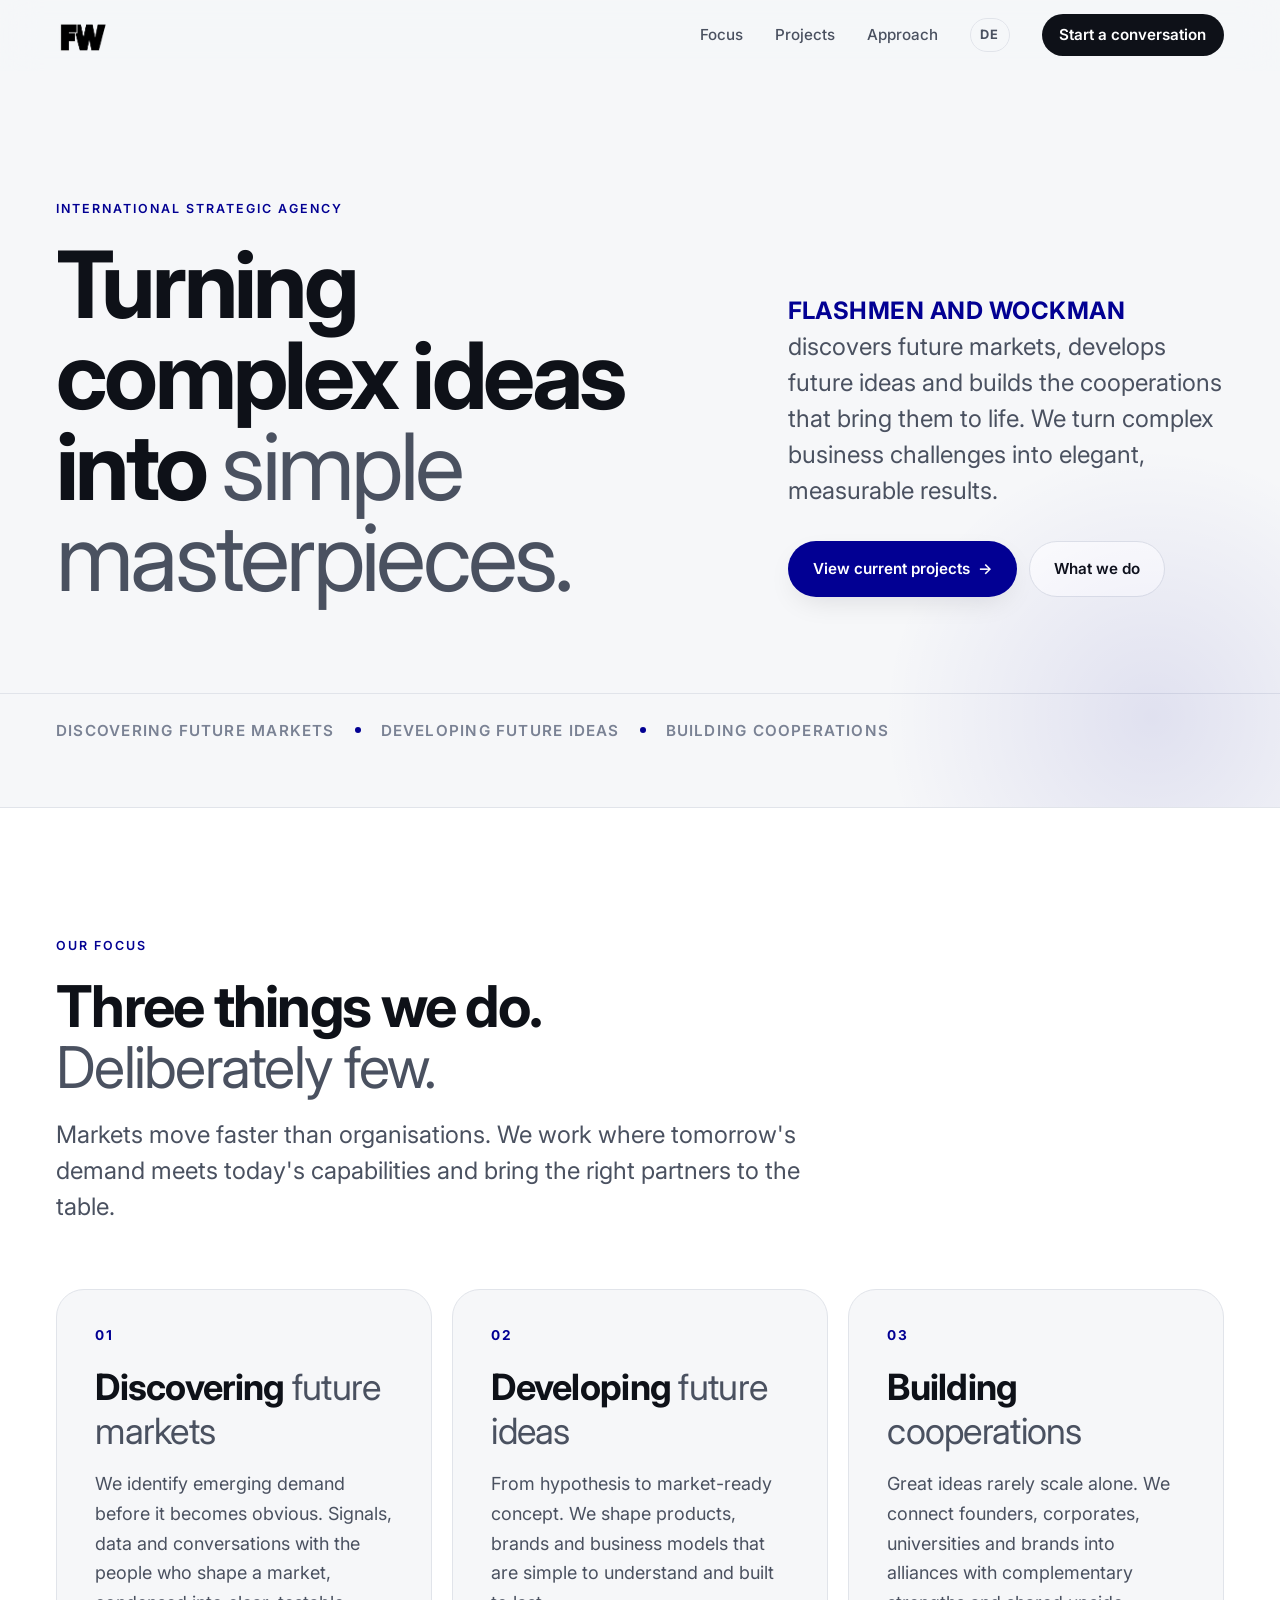
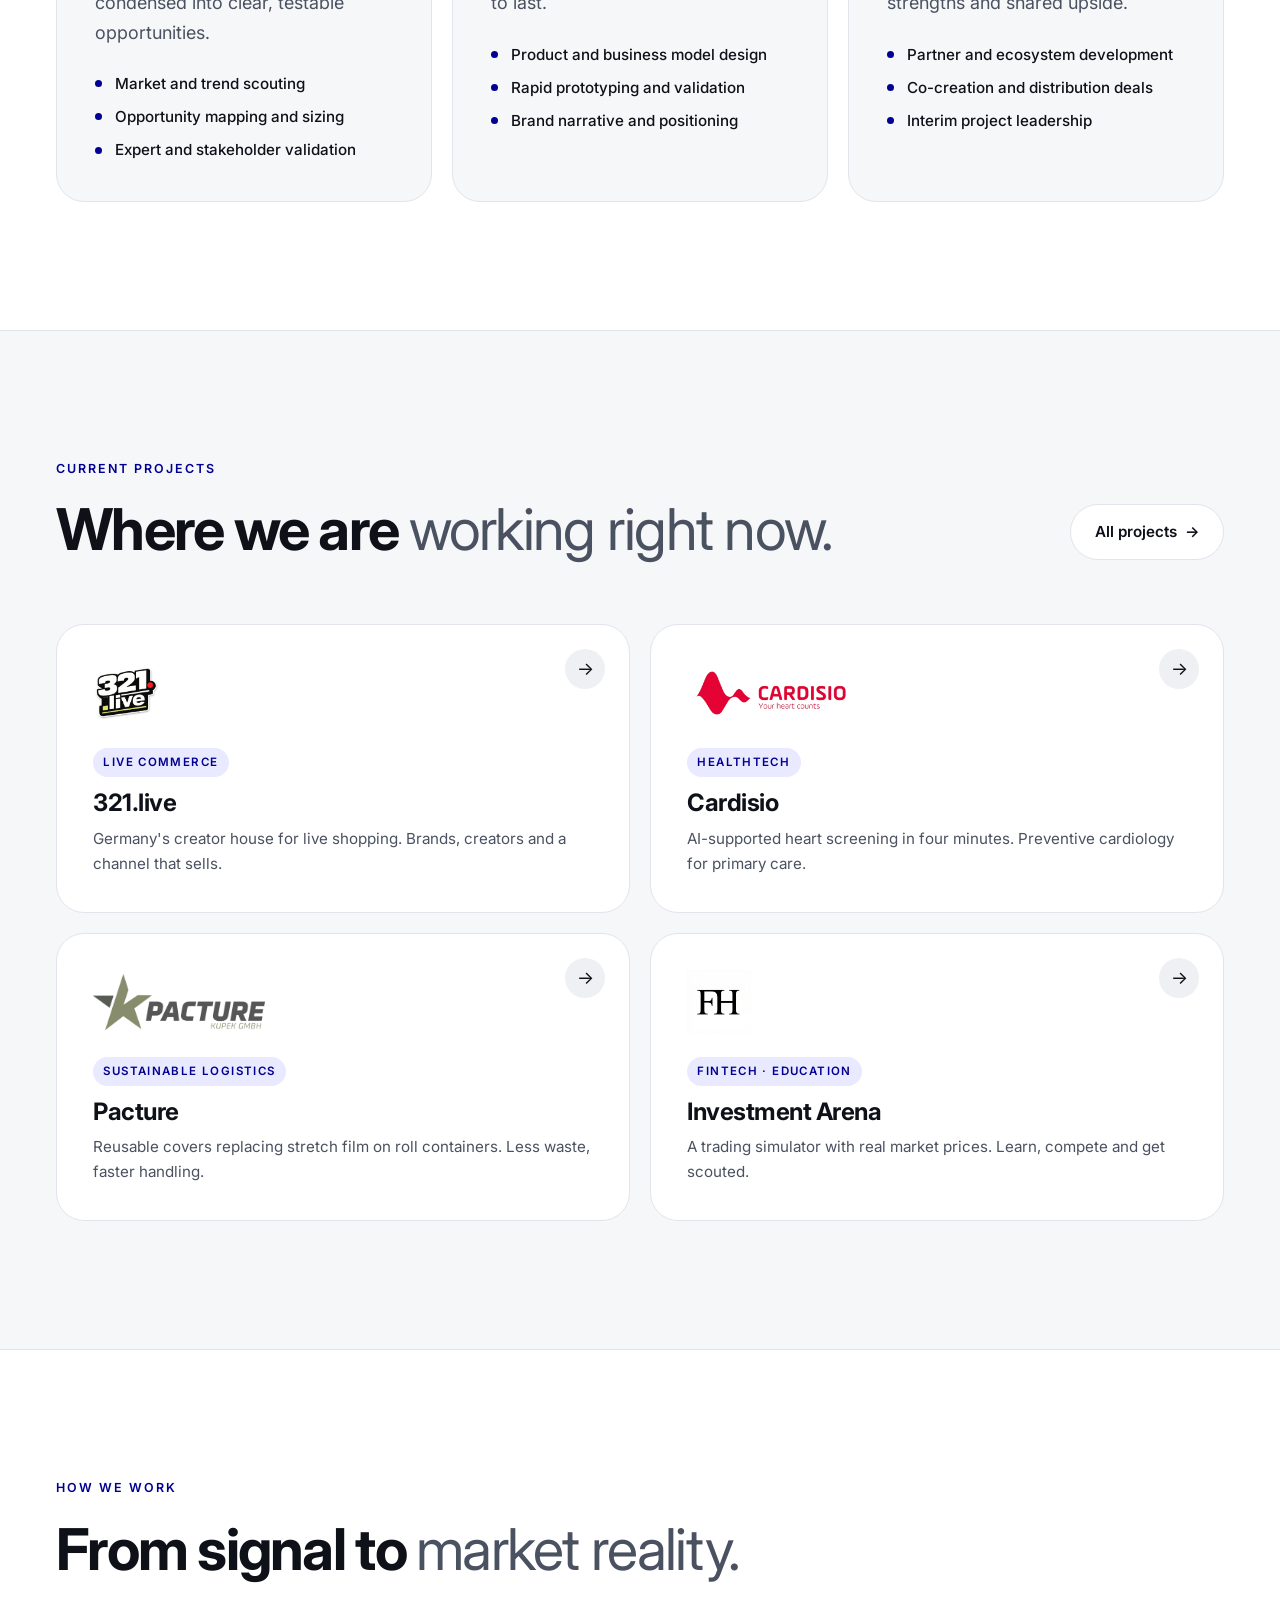
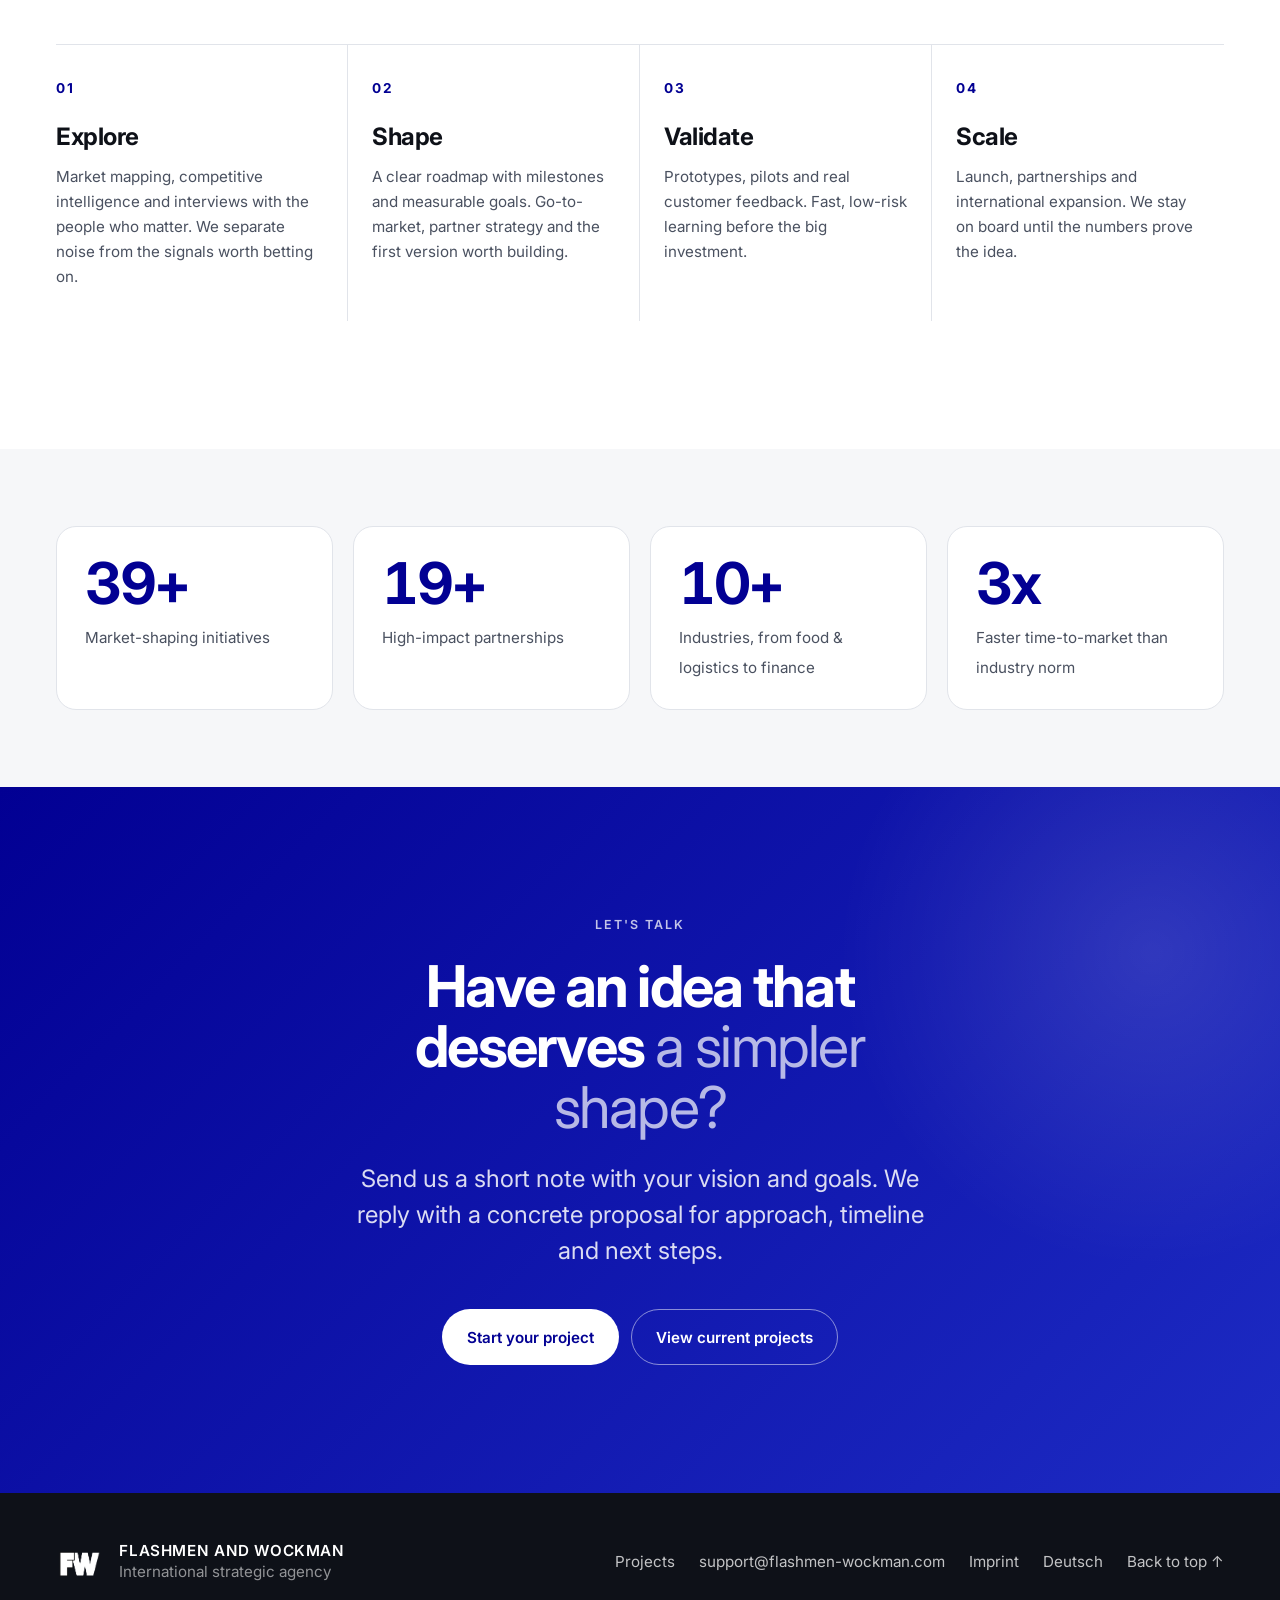
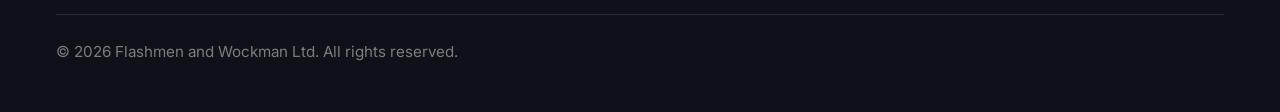
<file: index.html>
<!DOCTYPE html>
<html lang="en">
<head>
  <meta charset="UTF-8" />
  <meta name="viewport" content="width=device-width, initial-scale=1.0, viewport-fit=cover" />
  <title>FLASHMEN AND WOCKMAN – Turning complex ideas into simple masterpieces</title>
  <meta name="description" content="Flashmen and Wockman is an international strategic agency. We discover future markets, develop future ideas and build cooperations that turn complex challenges into simple, measurable results." />

  <!-- Open Graph -->
  <meta property="og:type" content="website" />
  <meta property="og:url" content="https://flashmen-wockman.com/" />
  <meta property="og:title" content="FLASHMEN AND WOCKMAN – Turning complex ideas into simple masterpieces" />
  <meta property="og:description" content="Discovering future markets. Developing future ideas. Building cooperations. An international strategic agency for product innovation, partnerships and sustainable growth." />
  <meta property="og:image" content="https://flashmen-wockman.com/bilder/fw-preview.jpg" />
  <meta property="og:locale" content="en_US" />
  <meta property="og:site_name" content="FLASHMEN AND WOCKMAN" />

  <link rel="alternate" hreflang="en" href="https://flashmen-wockman.com/" />
  <link rel="alternate" hreflang="de" href="https://flashmen-wockman.com/de/" />
  <link rel="alternate" hreflang="x-default" href="https://flashmen-wockman.com/" />

  <link rel="icon" type="image/png" href="/bilder/fw.ico" />
  <link rel="apple-touch-icon" href="/bilder/fw.ico" />
  <meta name="theme-color" content="#020093" />

  <link rel="preconnect" href="https://fonts.googleapis.com">
  <link rel="preconnect" href="https://fonts.gstatic.com" crossorigin>
  <link href="https://fonts.googleapis.com/css2?family=Inter:opsz,wght@14..32,300..800&display=swap" rel="stylesheet">

  <link rel="stylesheet" href="/styles.css" />
</head>
<body>

  <a class="skip-link" href="#main">Skip to content</a>

  <header class="header" id="top">
    <div class="header-inner">
      <a href="/" class="logo" aria-label="Flashmen and Wockman – Home">
        <img src="/bilder/LOGO_FW.png" alt="FW – Flashmen and Wockman" />
      </a>
      <nav class="nav" aria-label="Main">
        <a href="#focus">Focus</a>
        <a href="#projects">Projects</a>
        <a href="#approach">Approach</a>
        <a href="/de/" class="lang-switch" lang="de" hreflang="de" aria-label="Zur deutschen Version">DE</a>
        <a href="mailto:support@flashmen-wockman.com" class="nav-cta">Start a conversation</a>
      </nav>
      <button class="nav-toggle" aria-expanded="false" aria-controls="mobileNav" aria-label="Open menu">
        <span></span><span></span>
      </button>
    </div>
    <div class="mobile-nav" id="mobileNav">
      <a href="#focus">Focus</a>
      <a href="#projects">Projects</a>
      <a href="#approach">Approach</a>
      <a href="mailto:support@flashmen-wockman.com">Start a conversation</a>
      <a href="/de/" lang="de" hreflang="de">Deutsche Version</a>
    </div>
  </header>

  <main id="main">

    <!-- HERO -->
    <section class="hero">
      <div class="container hero-grid">
        <div class="hero-copy">
          <p class="eyebrow reveal">International strategic agency</p>
          <h1 class="hero-title reveal">Turning complex ideas into <em>simple masterpieces.</em></h1>
        </div>
        <div class="hero-aside reveal">
          <p class="hero-lead">
            <strong>FLASHMEN AND WOCKMAN</strong> discovers future markets, develops future ideas and builds the cooperations that bring them to life. We turn complex business challenges into elegant, measurable results.
          </p>
          <div class="btn-group">
            <a href="/projects.html" class="btn btn-primary">View current projects <span aria-hidden="true">→</span></a>
            <a href="#focus" class="btn btn-ghost">What we do</a>
          </div>
        </div>
      </div>
      <div class="container hero-ticker reveal" aria-hidden="true">
        <span>Discovering future markets</span>
        <span class="dot"></span>
        <span>Developing future ideas</span>
        <span class="dot"></span>
        <span>Building cooperations</span>
      </div>
    </section>

    <!-- FOCUS -->
    <section class="section section-focus" id="focus">
      <div class="container">
        <div class="section-head reveal">
          <p class="eyebrow">Our focus</p>
          <h2>Three things we do. <em>Deliberately few.</em></h2>
          <p class="section-intro">Markets move faster than organisations. We work where tomorrow's demand meets today's capabilities and bring the right partners to the table.</p>
        </div>

        <div class="focus-grid">
          <article class="focus-card reveal">
            <div class="focus-index">01</div>
            <h3>Discovering <em>future markets</em></h3>
            <p>We identify emerging demand before it becomes obvious. Signals, data and conversations with the people who shape a market, condensed into clear, testable opportunities.</p>
            <ul class="feature-list">
              <li>Market and trend scouting</li>
              <li>Opportunity mapping and sizing</li>
              <li>Expert and stakeholder validation</li>
            </ul>
          </article>

          <article class="focus-card reveal">
            <div class="focus-index">02</div>
            <h3>Developing <em>future ideas</em></h3>
            <p>From hypothesis to market-ready concept. We shape products, brands and business models that are simple to understand and built to last.</p>
            <ul class="feature-list">
              <li>Product and business model design</li>
              <li>Rapid prototyping and validation</li>
              <li>Brand narrative and positioning</li>
            </ul>
          </article>

          <article class="focus-card reveal">
            <div class="focus-index">03</div>
            <h3>Building <em>cooperations</em></h3>
            <p>Great ideas rarely scale alone. We connect founders, corporates, universities and brands into alliances with complementary strengths and shared upside.</p>
            <ul class="feature-list">
              <li>Partner and ecosystem development</li>
              <li>Co-creation and distribution deals</li>
              <li>Interim project leadership</li>
            </ul>
          </article>
        </div>
      </div>
    </section>

    <!-- PROJECTS TEASER -->
    <section class="section section-projects" id="projects">
      <div class="container">
        <div class="section-head section-head--row reveal">
          <div>
            <p class="eyebrow">Current projects</p>
            <h2>Where we are <em>working right now.</em></h2>
          </div>
          <a href="/projects.html" class="btn btn-ghost">All projects <span aria-hidden="true">→</span></a>
        </div>

        <div class="project-grid">
          <a href="/projects.html#321live" class="project-card reveal">
            <div class="project-logo"><img src="/bilder/321live.png" alt="321.live" /></div>
            <div class="project-meta">
              <span class="tag">Live commerce</span>
              <h3>321.live</h3>
              <p>Germany's creator house for live shopping. Brands, creators and a channel that sells.</p>
            </div>
            <span class="project-arrow" aria-hidden="true">→</span>
          </a>
          <a href="/projects.html#cardisio" class="project-card reveal">
            <div class="project-logo"><img src="/bilder/cardisio.png" alt="Cardisio" /></div>
            <div class="project-meta">
              <span class="tag">HealthTech</span>
              <h3>Cardisio</h3>
              <p>AI-supported heart screening in four minutes. Preventive cardiology for primary care.</p>
            </div>
            <span class="project-arrow" aria-hidden="true">→</span>
          </a>

          <a href="/projects.html#pacture" class="project-card reveal">
            <div class="project-logo"><img src="/bilder/pacture.png" alt="Pacture by Kupek GmbH" /></div>
            <div class="project-meta">
              <span class="tag">Sustainable logistics</span>
              <h3>Pacture</h3>
              <p>Reusable covers replacing stretch film on roll containers. Less waste, faster handling.</p>
            </div>
            <span class="project-arrow" aria-hidden="true">→</span>
          </a>

          <a href="/projects.html#investment-arena" class="project-card reveal">
            <div class="project-logo project-logo--square"><img src="/bilder/investment-arena.webp" alt="Investment Arena" /></div>
            <div class="project-meta">
              <span class="tag">FinTech · Education</span>
              <h3>Investment Arena</h3>
              <p>A trading simulator with real market prices. Learn, compete and get scouted.</p>
            </div>
            <span class="project-arrow" aria-hidden="true">→</span>
          </a>
        </div>
      </div>
    </section>

    <!-- APPROACH -->
    <section class="section section-approach" id="approach">
      <div class="container">
        <div class="section-head reveal">
          <p class="eyebrow">How we work</p>
          <h2>From signal to <em>market reality.</em></h2>
        </div>

        <ol class="steps">
          <li class="step reveal">
            <span class="step-no">01</span>
            <h3>Explore</h3>
            <p>Market mapping, competitive intelligence and interviews with the people who matter. We separate noise from the signals worth betting on.</p>
          </li>
          <li class="step reveal">
            <span class="step-no">02</span>
            <h3>Shape</h3>
            <p>A clear roadmap with milestones and measurable goals. Go-to-market, partner strategy and the first version worth building.</p>
          </li>
          <li class="step reveal">
            <span class="step-no">03</span>
            <h3>Validate</h3>
            <p>Prototypes, pilots and real customer feedback. Fast, low-risk learning before the big investment.</p>
          </li>
          <li class="step reveal">
            <span class="step-no">04</span>
            <h3>Scale</h3>
            <p>Launch, partnerships and international expansion. We stay on board until the numbers prove the idea.</p>
          </li>
        </ol>
      </div>
    </section>

    <!-- IMPACT -->
    <section class="section section-impact">
      <div class="container">
        <div class="impact-row reveal">
          <div class="impact">
            <span class="impact-num" data-count="40" data-suffix="+">40+</span>
            <span class="impact-label">Market-shaping initiatives</span>
          </div>
          <div class="impact">
            <span class="impact-num" data-count="20" data-suffix="+">20+</span>
            <span class="impact-label">High-impact partnerships</span>
          </div>
          <div class="impact">
            <span class="impact-num" data-count="10" data-suffix="+">10+</span>
            <span class="impact-label">Industries, from food &amp; logistics to finance</span>
          </div>
          <div class="impact">
            <span class="impact-num" data-count="3" data-suffix="x">3x</span>
            <span class="impact-label">Faster time-to-market than industry norm</span>
          </div>
        </div>
      </div>
    </section>

    <!-- CTA -->
    <section class="cta">
      <div class="container cta-inner reveal">
        <p class="eyebrow eyebrow--light">Let's talk</p>
        <h2>Have an idea that deserves <em>a simpler shape?</em></h2>
        <p class="cta-text">Send us a short note with your vision and goals. We reply with a concrete proposal for approach, timeline and next steps.</p>
        <div class="btn-group btn-group--center">
          <a href="mailto:support@flashmen-wockman.com" class="btn btn-inverted">Start your project</a>
          <a href="/projects.html" class="btn btn-inverted-ghost">View current projects</a>
        </div>
      </div>
    </section>

  </main>

  <footer class="footer">
    <div class="container footer-inner">
      <div class="footer-brand">
        <img src="/bilder/LOGO_FW.png" alt="FW" />
        <p>FLASHMEN AND WOCKMAN<br><span>International strategic agency</span></p>
      </div>
      <nav class="footer-links" aria-label="Footer">
        <a href="/projects.html">Projects</a>
        <a href="mailto:support@flashmen-wockman.com">support@flashmen-wockman.com</a>
        <a href="/imprint.html">Imprint</a>
        <a href="/de/" lang="de">Deutsch</a>
        <a href="#top">Back to top ↑</a>
      </nav>
      <p class="footer-legal">© 2026 Flashmen and Wockman Ltd. All rights reserved.</p>
    </div>
  </footer>

  <script src="/site.js?v=2" defer></script>
</body>
</html>
</file>
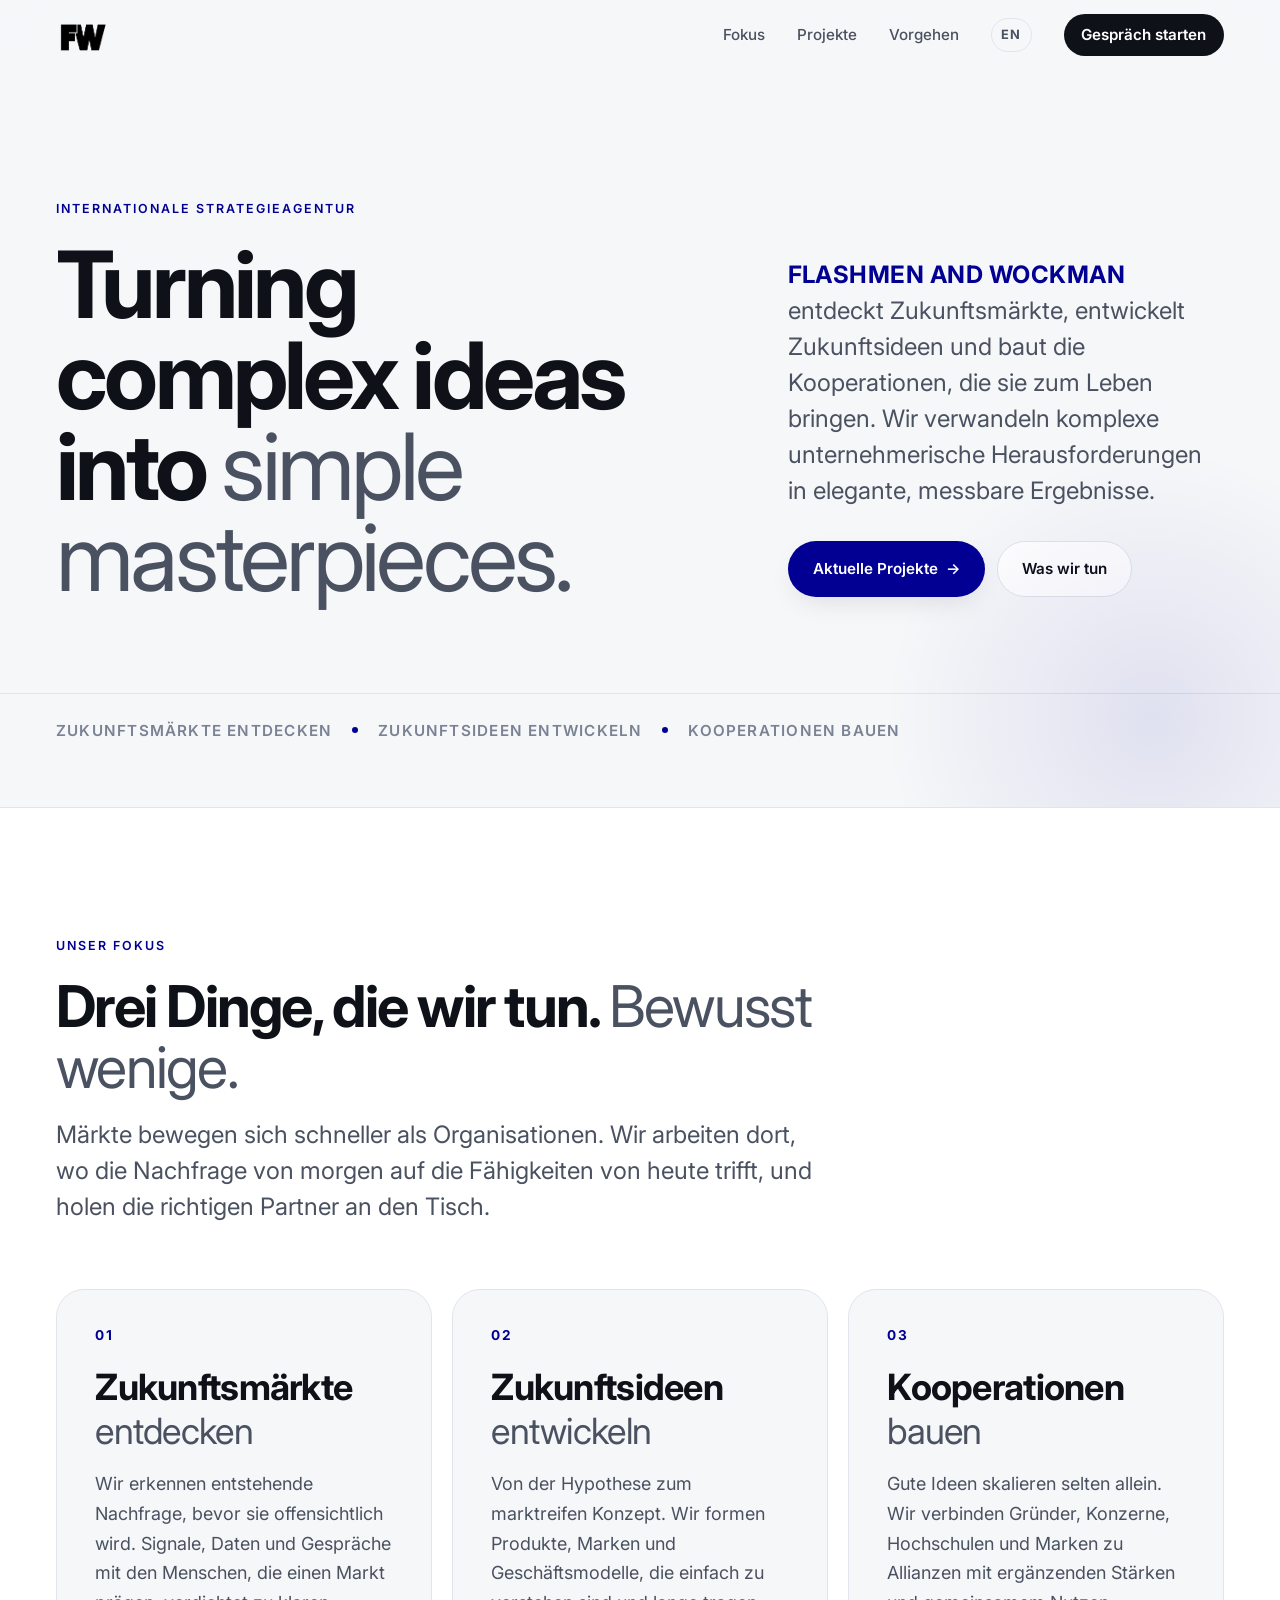
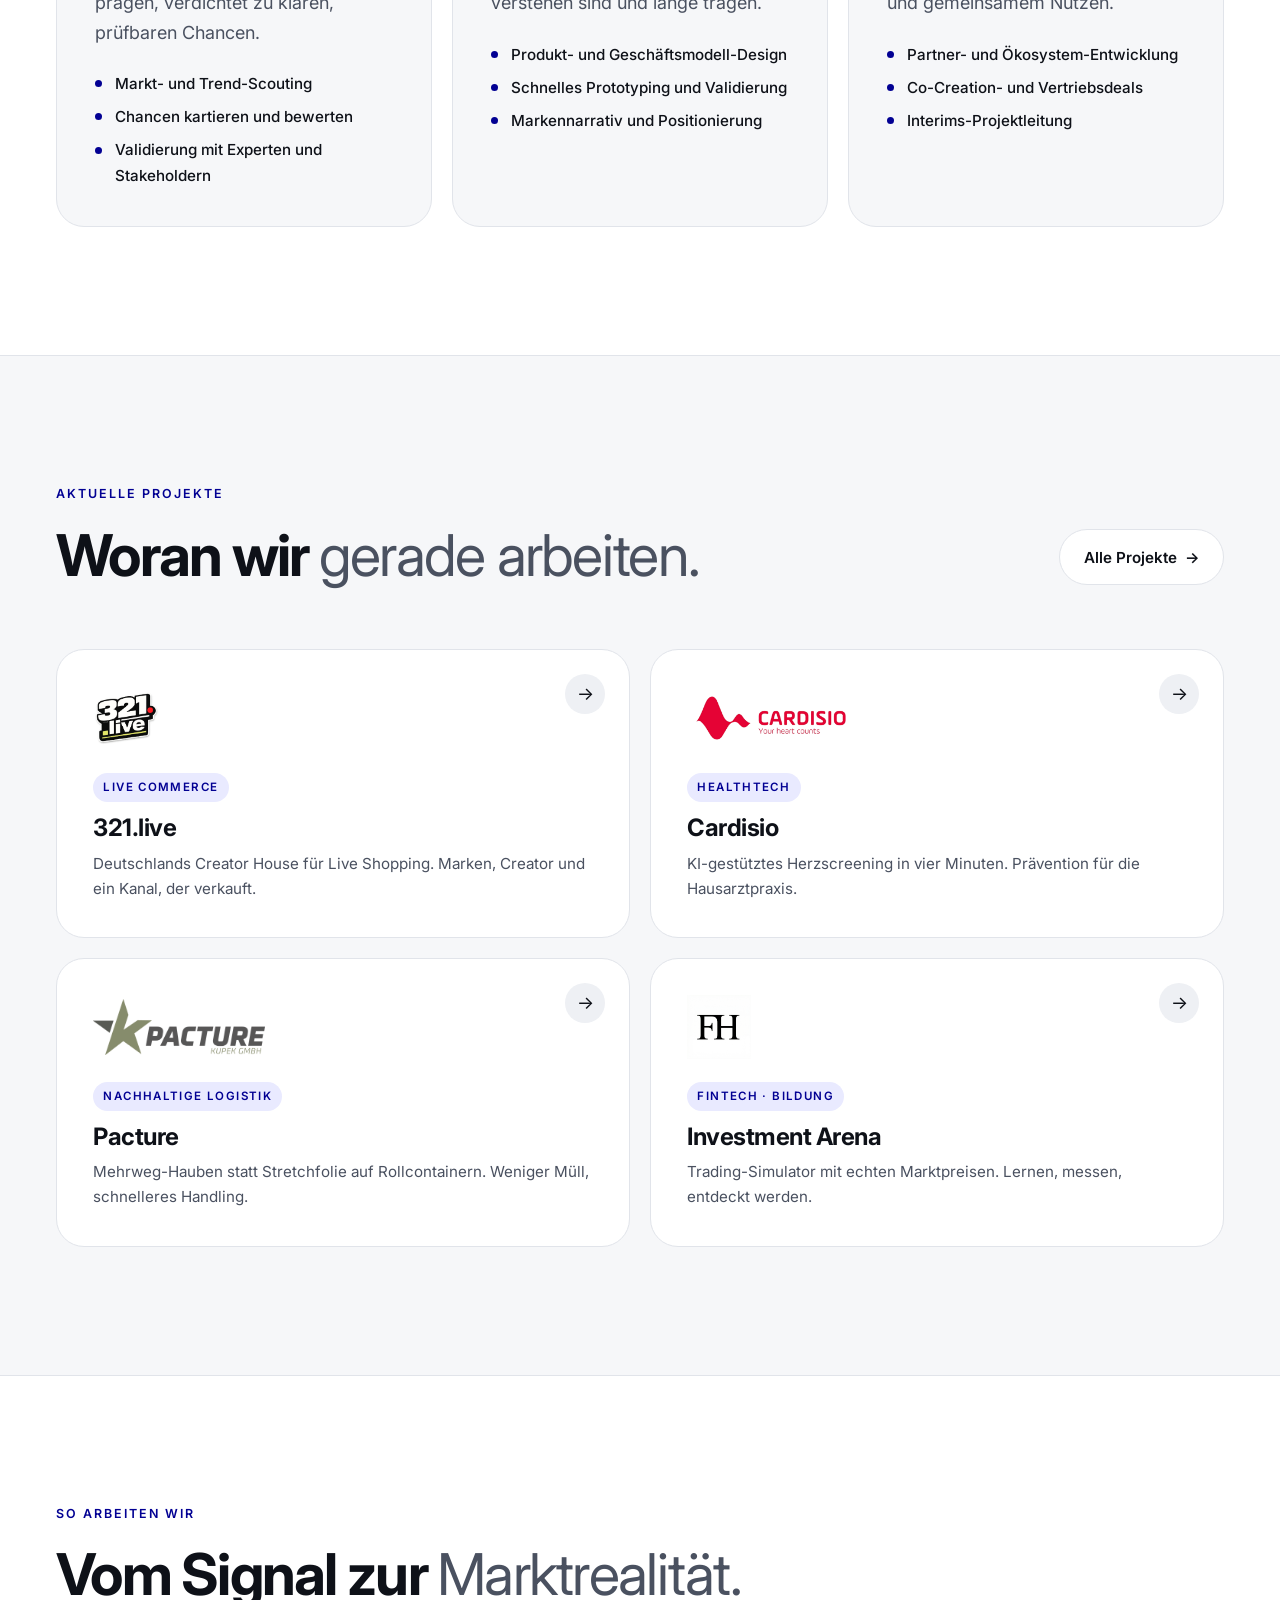
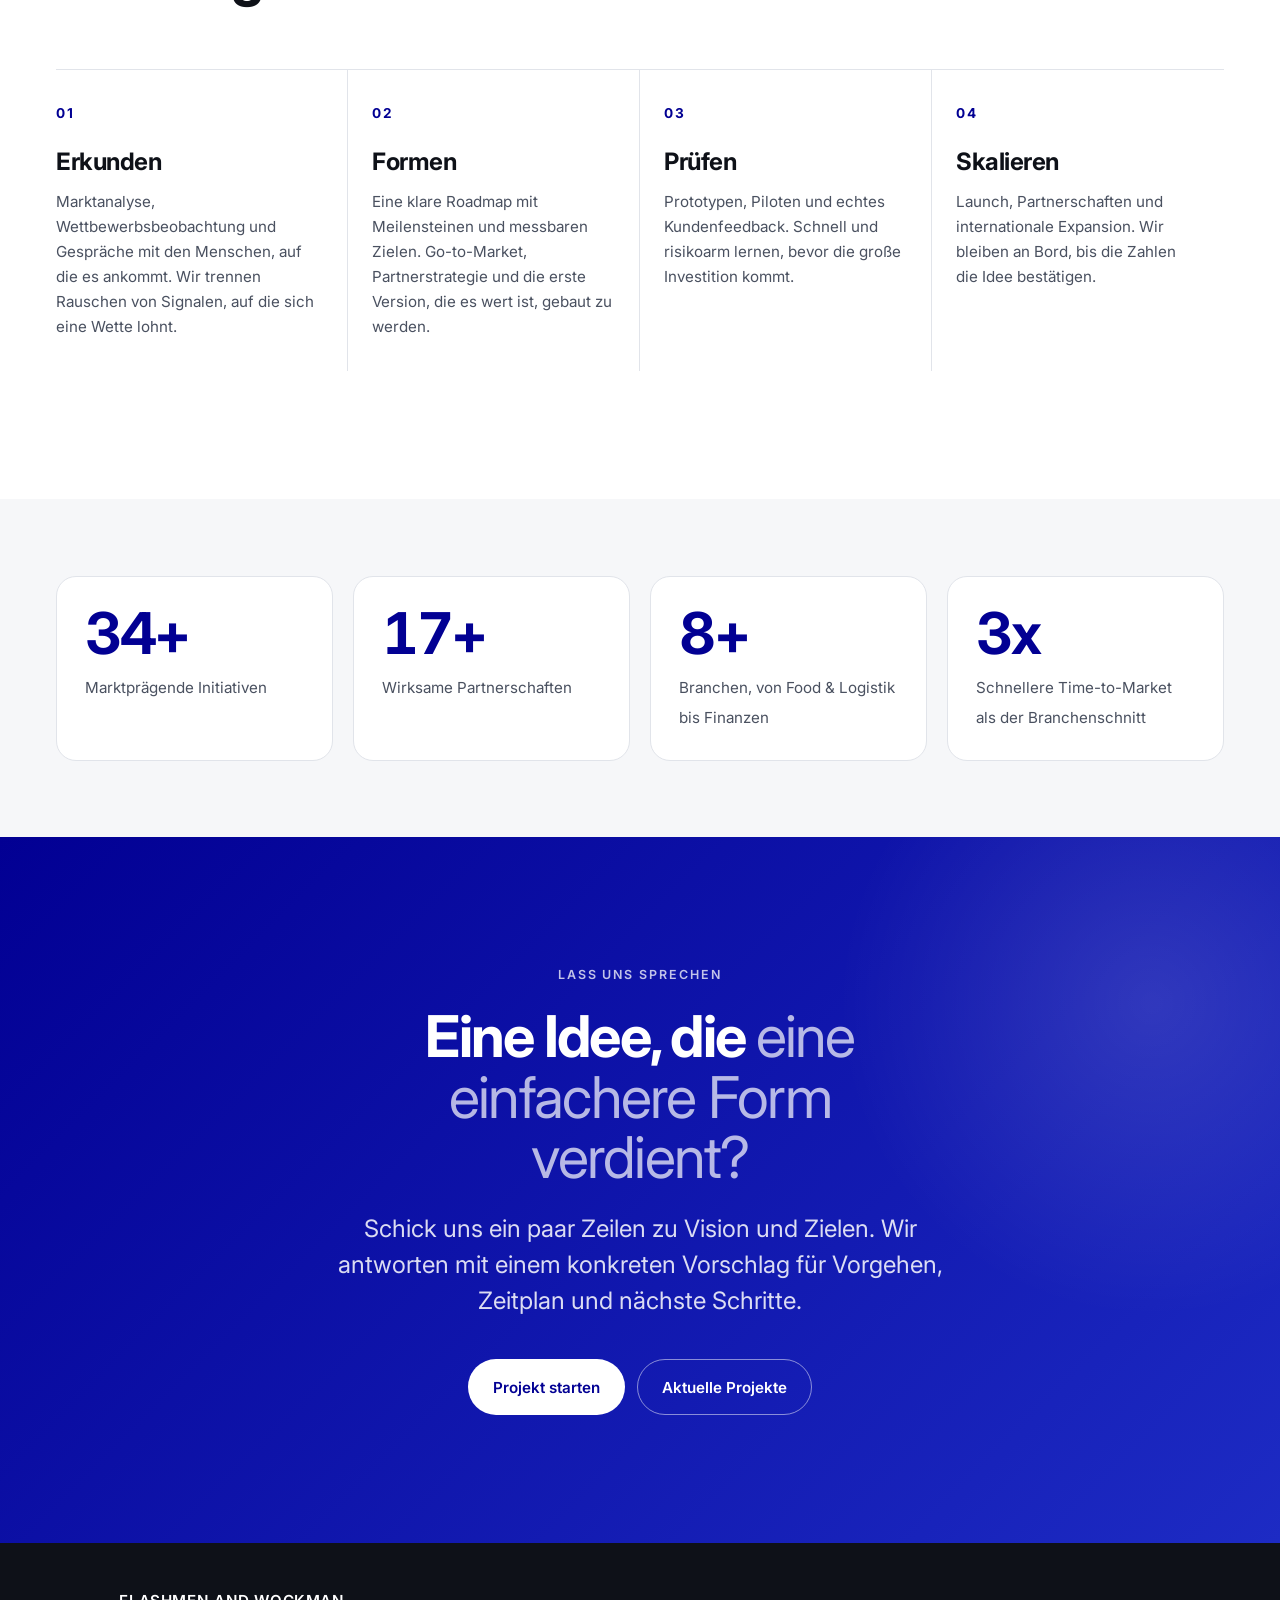
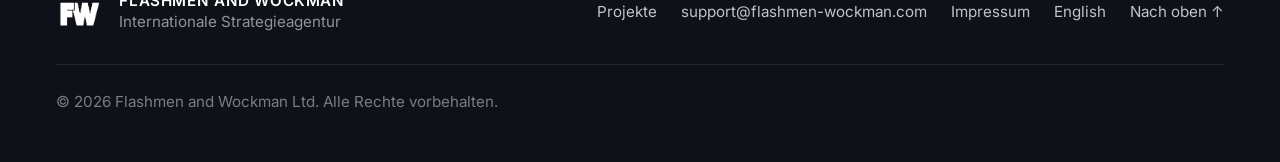
<file: de/index.html>
<!DOCTYPE html>
<html lang="de">
<head>
  <meta charset="UTF-8" />
  <meta name="viewport" content="width=device-width, initial-scale=1.0, viewport-fit=cover" />
  <title>FLASHMEN AND WOCKMAN – Turning complex ideas into simple masterpieces</title>
  <meta name="description" content="Flashmen and Wockman ist eine internationale Strategieagentur. Wir entdecken Zukunftsmärkte, entwickeln Zukunftsideen und bauen Kooperationen, die komplexe Herausforderungen in einfache, messbare Ergebnisse verwandeln." />

  <meta property="og:type" content="website" />
  <meta property="og:url" content="https://flashmen-wockman.com/de/" />
  <meta property="og:title" content="FLASHMEN AND WOCKMAN – Turning complex ideas into simple masterpieces" />
  <meta property="og:description" content="Zukunftsmärkte entdecken. Zukunftsideen entwickeln. Kooperationen bauen. Internationale Strategieagentur für Produktinnovation, Partnerschaften und nachhaltiges Wachstum." />
  <meta property="og:image" content="https://flashmen-wockman.com/bilder/fw-preview.jpg" />
  <meta property="og:locale" content="de_DE" />
  <meta property="og:site_name" content="FLASHMEN AND WOCKMAN" />

  <link rel="alternate" hreflang="en" href="https://flashmen-wockman.com/" />
  <link rel="alternate" hreflang="de" href="https://flashmen-wockman.com/de/" />
  <link rel="alternate" hreflang="x-default" href="https://flashmen-wockman.com/" />

  <link rel="icon" type="image/png" href="/bilder/fw.ico" />
  <link rel="apple-touch-icon" href="/bilder/fw.ico" />
  <meta name="theme-color" content="#020093" />

  <link rel="preconnect" href="https://fonts.googleapis.com">
  <link rel="preconnect" href="https://fonts.gstatic.com" crossorigin>
  <link href="https://fonts.googleapis.com/css2?family=Inter:opsz,wght@14..32,300..800&display=swap" rel="stylesheet">

  <link rel="stylesheet" href="/styles.css" />
</head>
<body>

  <a class="skip-link" href="#main">Zum Inhalt springen</a>

  <header class="header" id="top">
    <div class="header-inner">
      <a href="/de/" class="logo" aria-label="Flashmen and Wockman – Startseite">
        <img src="/bilder/LOGO_FW.png" alt="FW – Flashmen and Wockman" />
      </a>
      <nav class="nav" aria-label="Hauptnavigation">
        <a href="#focus">Fokus</a>
        <a href="#projects">Projekte</a>
        <a href="#approach">Vorgehen</a>
        <a href="/" class="lang-switch" lang="en" hreflang="en" aria-label="Switch to English">EN</a>
        <a href="mailto:support@flashmen-wockman.com" class="nav-cta">Gespräch starten</a>
      </nav>
      <button class="nav-toggle" aria-expanded="false" aria-controls="mobileNav" aria-label="Menü öffnen">
        <span></span><span></span>
      </button>
    </div>
    <div class="mobile-nav" id="mobileNav">
      <a href="#focus">Fokus</a>
      <a href="#projects">Projekte</a>
      <a href="#approach">Vorgehen</a>
      <a href="mailto:support@flashmen-wockman.com">Gespräch starten</a>
      <a href="/" lang="en" hreflang="en">English version</a>
    </div>
  </header>

  <main id="main">

    <section class="hero">
      <div class="container hero-grid">
        <div class="hero-copy">
          <p class="eyebrow reveal">Internationale Strategieagentur</p>
          <h1 class="hero-title reveal" lang="en">Turning complex ideas into <em>simple masterpieces.</em></h1>
        </div>
        <div class="hero-aside reveal">
          <p class="hero-lead">
            <strong>FLASHMEN AND WOCKMAN</strong> entdeckt Zukunftsmärkte, entwickelt Zukunftsideen und baut die Kooperationen, die sie zum Leben bringen. Wir verwandeln komplexe unternehmerische Herausforderungen in elegante, messbare Ergebnisse.
          </p>
          <div class="btn-group">
            <a href="/de/projects.html" class="btn btn-primary">Aktuelle Projekte <span aria-hidden="true">→</span></a>
            <a href="#focus" class="btn btn-ghost">Was wir tun</a>
          </div>
        </div>
      </div>
      <div class="container hero-ticker reveal" aria-hidden="true">
        <span>Zukunftsmärkte entdecken</span>
        <span class="dot"></span>
        <span>Zukunftsideen entwickeln</span>
        <span class="dot"></span>
        <span>Kooperationen bauen</span>
      </div>
    </section>

    <section class="section section-focus" id="focus">
      <div class="container">
        <div class="section-head reveal">
          <p class="eyebrow">Unser Fokus</p>
          <h2>Drei Dinge, die wir tun. <em>Bewusst wenige.</em></h2>
          <p class="section-intro">Märkte bewegen sich schneller als Organisationen. Wir arbeiten dort, wo die Nachfrage von morgen auf die Fähigkeiten von heute trifft, und holen die richtigen Partner an den Tisch.</p>
        </div>

        <div class="focus-grid">
          <article class="focus-card reveal">
            <div class="focus-index">01</div>
            <h3>Zukunftsmärkte <em>entdecken</em></h3>
            <p>Wir erkennen entstehende Nachfrage, bevor sie offensichtlich wird. Signale, Daten und Gespräche mit den Menschen, die einen Markt prägen, verdichtet zu klaren, prüfbaren Chancen.</p>
            <ul class="feature-list">
              <li>Markt- und Trend-Scouting</li>
              <li>Chancen kartieren und bewerten</li>
              <li>Validierung mit Experten und Stakeholdern</li>
            </ul>
          </article>

          <article class="focus-card reveal">
            <div class="focus-index">02</div>
            <h3>Zukunftsideen <em>entwickeln</em></h3>
            <p>Von der Hypothese zum marktreifen Konzept. Wir formen Produkte, Marken und Geschäftsmodelle, die einfach zu verstehen sind und lange tragen.</p>
            <ul class="feature-list">
              <li>Produkt- und Geschäftsmodell-Design</li>
              <li>Schnelles Prototyping und Validierung</li>
              <li>Markennarrativ und Positionierung</li>
            </ul>
          </article>

          <article class="focus-card reveal">
            <div class="focus-index">03</div>
            <h3>Kooperationen <em>bauen</em></h3>
            <p>Gute Ideen skalieren selten allein. Wir verbinden Gründer, Konzerne, Hochschulen und Marken zu Allianzen mit ergänzenden Stärken und gemeinsamem Nutzen.</p>
            <ul class="feature-list">
              <li>Partner- und Ökosystem-Entwicklung</li>
              <li>Co-Creation- und Vertriebsdeals</li>
              <li>Interims-Projektleitung</li>
            </ul>
          </article>
        </div>
      </div>
    </section>

    <section class="section section-projects" id="projects">
      <div class="container">
        <div class="section-head section-head--row reveal">
          <div>
            <p class="eyebrow">Aktuelle Projekte</p>
            <h2>Woran wir <em>gerade arbeiten.</em></h2>
          </div>
          <a href="/de/projects.html" class="btn btn-ghost">Alle Projekte <span aria-hidden="true">→</span></a>
        </div>

        <div class="project-grid">
          <a href="/de/projects.html#321live" class="project-card reveal">
            <div class="project-logo"><img src="/bilder/321live.png" alt="321.live" /></div>
            <div class="project-meta">
              <span class="tag">Live Commerce</span>
              <h3>321.live</h3>
              <p>Deutschlands Creator House für Live Shopping. Marken, Creator und ein Kanal, der verkauft.</p>
            </div>
            <span class="project-arrow" aria-hidden="true">→</span>
          </a>
          <a href="/de/projects.html#cardisio" class="project-card reveal">
            <div class="project-logo"><img src="/bilder/cardisio.png" alt="Cardisio" /></div>
            <div class="project-meta">
              <span class="tag">HealthTech</span>
              <h3>Cardisio</h3>
              <p>KI-gestütztes Herzscreening in vier Minuten. Prävention für die Hausarztpraxis.</p>
            </div>
            <span class="project-arrow" aria-hidden="true">→</span>
          </a>

          <a href="/de/projects.html#pacture" class="project-card reveal">
            <div class="project-logo"><img src="/bilder/pacture.png" alt="Pacture by Kupek GmbH" /></div>
            <div class="project-meta">
              <span class="tag">Nachhaltige Logistik</span>
              <h3>Pacture</h3>
              <p>Mehrweg-Hauben statt Stretchfolie auf Rollcontainern. Weniger Müll, schnelleres Handling.</p>
            </div>
            <span class="project-arrow" aria-hidden="true">→</span>
          </a>

          <a href="/de/projects.html#investment-arena" class="project-card reveal">
            <div class="project-logo project-logo--square"><img src="/bilder/investment-arena.webp" alt="Investment Arena" /></div>
            <div class="project-meta">
              <span class="tag">FinTech · Bildung</span>
              <h3>Investment Arena</h3>
              <p>Trading-Simulator mit echten Marktpreisen. Lernen, messen, entdeckt werden.</p>
            </div>
            <span class="project-arrow" aria-hidden="true">→</span>
          </a>
        </div>
      </div>
    </section>

    <section class="section section-approach" id="approach">
      <div class="container">
        <div class="section-head reveal">
          <p class="eyebrow">So arbeiten wir</p>
          <h2>Vom Signal zur <em>Marktrealität.</em></h2>
        </div>

        <ol class="steps">
          <li class="step reveal">
            <span class="step-no">01</span>
            <h3>Erkunden</h3>
            <p>Marktanalyse, Wettbewerbsbeobachtung und Gespräche mit den Menschen, auf die es ankommt. Wir trennen Rauschen von Signalen, auf die sich eine Wette lohnt.</p>
          </li>
          <li class="step reveal">
            <span class="step-no">02</span>
            <h3>Formen</h3>
            <p>Eine klare Roadmap mit Meilensteinen und messbaren Zielen. Go-to-Market, Partnerstrategie und die erste Version, die es wert ist, gebaut zu werden.</p>
          </li>
          <li class="step reveal">
            <span class="step-no">03</span>
            <h3>Prüfen</h3>
            <p>Prototypen, Piloten und echtes Kundenfeedback. Schnell und risikoarm lernen, bevor die große Investition kommt.</p>
          </li>
          <li class="step reveal">
            <span class="step-no">04</span>
            <h3>Skalieren</h3>
            <p>Launch, Partnerschaften und internationale Expansion. Wir bleiben an Bord, bis die Zahlen die Idee bestätigen.</p>
          </li>
        </ol>
      </div>
    </section>

    <section class="section section-impact">
      <div class="container">
        <div class="impact-row reveal">
          <div class="impact">
            <span class="impact-num" data-count="40" data-suffix="+">40+</span>
            <span class="impact-label">Marktprägende Initiativen</span>
          </div>
          <div class="impact">
            <span class="impact-num" data-count="20" data-suffix="+">20+</span>
            <span class="impact-label">Wirksame Partnerschaften</span>
          </div>
          <div class="impact">
            <span class="impact-num" data-count="10" data-suffix="+">10+</span>
            <span class="impact-label">Branchen, von Food &amp; Logistik bis Finanzen</span>
          </div>
          <div class="impact">
            <span class="impact-num" data-count="3" data-suffix="x">3x</span>
            <span class="impact-label">Schnellere Time-to-Market als der Branchenschnitt</span>
          </div>
        </div>
      </div>
    </section>

    <section class="cta">
      <div class="container cta-inner reveal">
        <p class="eyebrow eyebrow--light">Lass uns sprechen</p>
        <h2>Eine Idee, die <em>eine einfachere Form verdient?</em></h2>
        <p class="cta-text">Schick uns ein paar Zeilen zu Vision und Zielen. Wir antworten mit einem konkreten Vorschlag für Vorgehen, Zeitplan und nächste Schritte.</p>
        <div class="btn-group btn-group--center">
          <a href="mailto:support@flashmen-wockman.com" class="btn btn-inverted">Projekt starten</a>
          <a href="/de/projects.html" class="btn btn-inverted-ghost">Aktuelle Projekte</a>
        </div>
      </div>
    </section>

  </main>

  <footer class="footer">
    <div class="container footer-inner">
      <div class="footer-brand">
        <img src="/bilder/LOGO_FW.png" alt="FW" />
        <p>FLASHMEN AND WOCKMAN<br><span>Internationale Strategieagentur</span></p>
      </div>
      <nav class="footer-links" aria-label="Fußzeile">
        <a href="/de/projects.html">Projekte</a>
        <a href="mailto:support@flashmen-wockman.com">support@flashmen-wockman.com</a>
        <a href="/de/impressum.html">Impressum</a>
        <a href="/" lang="en">English</a>
        <a href="#top">Nach oben ↑</a>
      </nav>
      <p class="footer-legal">© 2026 Flashmen and Wockman Ltd. Alle Rechte vorbehalten.</p>
    </div>
  </footer>

  <script src="/site.js?v=2" defer></script>
</body>
</html>
</file>
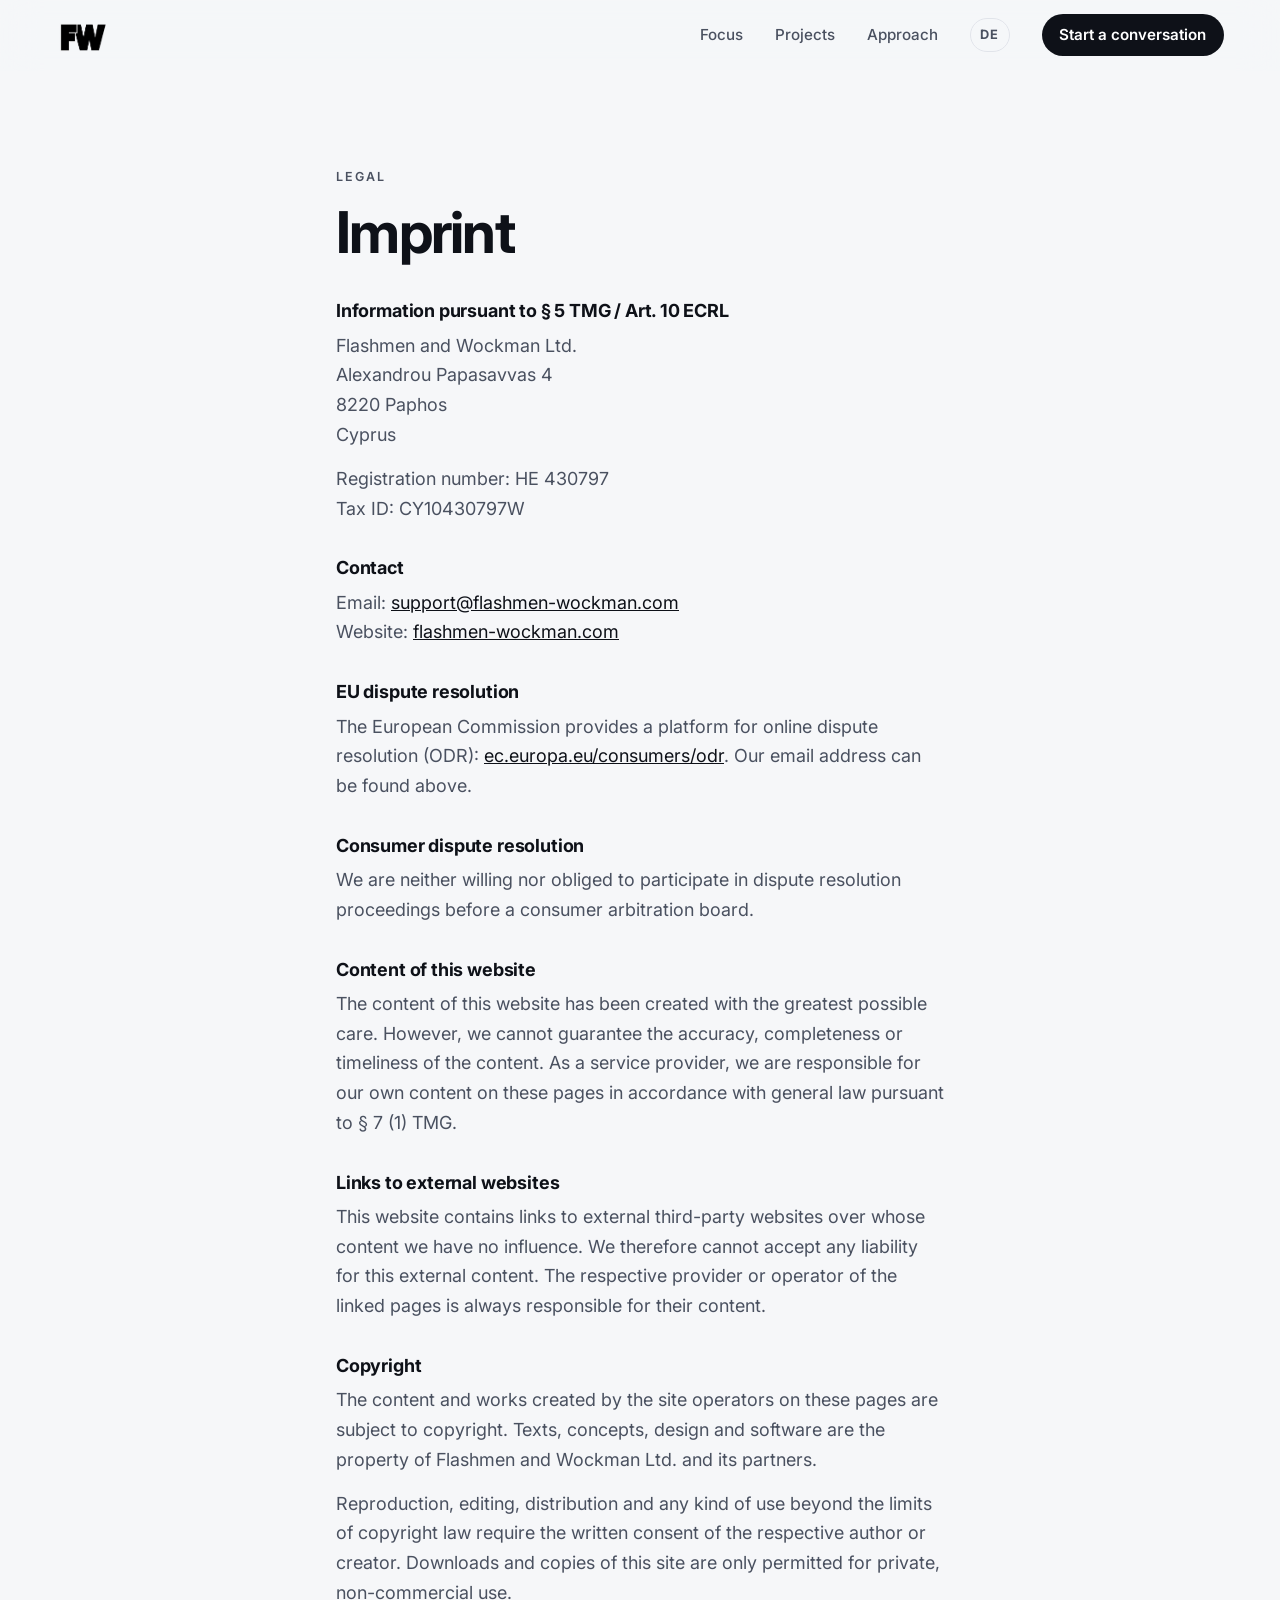
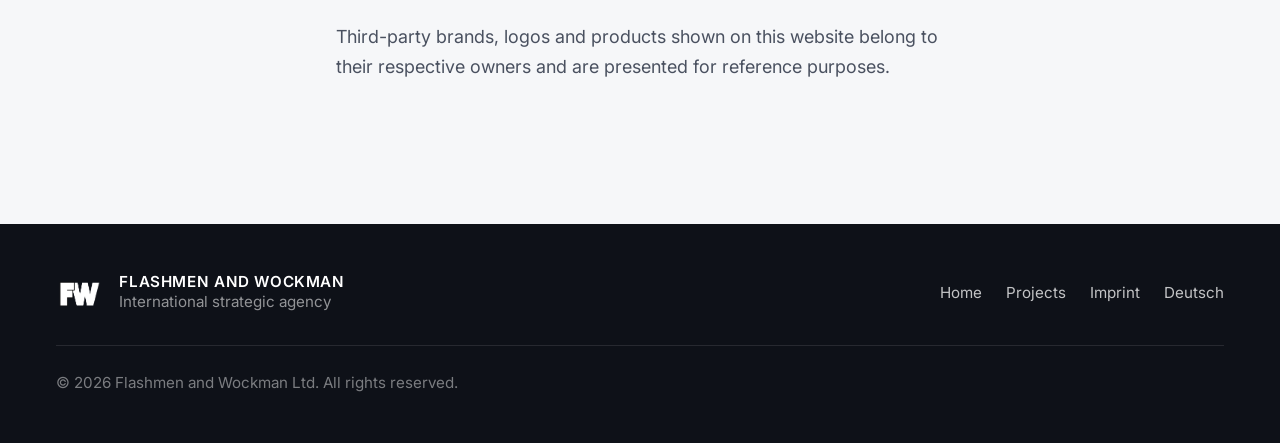
<file: imprint.html>
<!DOCTYPE html>
<html lang="en">
<head>
  <meta charset="UTF-8" />
  <meta name="viewport" content="width=device-width, initial-scale=1.0, viewport-fit=cover" />
  <title>Imprint – FLASHMEN AND WOCKMAN</title>
  <meta name="description" content="Legal notice of Flashmen and Wockman Ltd." />
  <meta name="robots" content="noindex, follow" />
  <link rel="alternate" hreflang="en" href="https://flashmen-wockman.com/imprint.html" />
  <link rel="alternate" hreflang="de" href="https://flashmen-wockman.com/de/impressum.html" />
  <link rel="icon" type="image/png" href="/bilder/fw.ico" />
  <meta name="theme-color" content="#020093" />
  <link rel="preconnect" href="https://fonts.googleapis.com">
  <link rel="preconnect" href="https://fonts.gstatic.com" crossorigin>
  <link href="https://fonts.googleapis.com/css2?family=Inter:opsz,wght@14..32,300..800&display=swap" rel="stylesheet">
  <link rel="stylesheet" href="/styles.css" />
</head>
<body>

  <a class="skip-link" href="#main">Skip to content</a>

  <header class="header" id="top">
    <div class="header-inner">
      <a href="/" class="logo" aria-label="Flashmen and Wockman – Home">
        <img src="/bilder/LOGO_FW.png" alt="FW – Flashmen and Wockman" />
      </a>
      <nav class="nav" aria-label="Main">
        <a href="/#focus">Focus</a>
        <a href="/projects.html">Projects</a>
        <a href="/#approach">Approach</a>
        <a href="/de/impressum.html" class="lang-switch" lang="de" hreflang="de" aria-label="Zur deutschen Version">DE</a>
        <a href="mailto:support@flashmen-wockman.com" class="nav-cta">Start a conversation</a>
      </nav>
      <button class="nav-toggle" aria-expanded="false" aria-controls="mobileNav" aria-label="Open menu">
        <span></span><span></span>
      </button>
    </div>
    <div class="mobile-nav" id="mobileNav">
      <a href="/#focus">Focus</a>
      <a href="/projects.html">Projects</a>
      <a href="/#approach">Approach</a>
      <a href="mailto:support@flashmen-wockman.com">Start a conversation</a>
      <a href="/de/impressum.html" lang="de" hreflang="de">Deutsche Version</a>
    </div>
  </header>

  <main id="main" class="legal-page">
    <div class="container legal-wrap">
      <p class="eyebrow">Legal</p>
      <h1>Imprint</h1>

      <h2>Information pursuant to § 5 TMG / Art. 10 ECRL</h2>
      <p>
        Flashmen and Wockman Ltd.<br>
        Alexandrou Papasavvas 4<br>
        8220 Paphos<br>
        Cyprus
      </p>
      <p>
        Registration number: HE 430797<br>
        Tax ID: CY10430797W
      </p>

      <h2>Contact</h2>
      <p>
        Email: <a href="mailto:support@flashmen-wockman.com">support@flashmen-wockman.com</a><br>
        Website: <a href="https://flashmen-wockman.com">flashmen-wockman.com</a>
      </p>

      <h2>EU dispute resolution</h2>
      <p>The European Commission provides a platform for online dispute resolution (ODR): <a href="https://ec.europa.eu/consumers/odr" target="_blank" rel="noopener noreferrer">ec.europa.eu/consumers/odr</a>. Our email address can be found above.</p>

      <h2>Consumer dispute resolution</h2>
      <p>We are neither willing nor obliged to participate in dispute resolution proceedings before a consumer arbitration board.</p>

      <h2>Content of this website</h2>
      <p>The content of this website has been created with the greatest possible care. However, we cannot guarantee the accuracy, completeness or timeliness of the content. As a service provider, we are responsible for our own content on these pages in accordance with general law pursuant to § 7 (1) TMG.</p>

      <h2>Links to external websites</h2>
      <p>This website contains links to external third-party websites over whose content we have no influence. We therefore cannot accept any liability for this external content. The respective provider or operator of the linked pages is always responsible for their content.</p>

      <h2>Copyright</h2>
      <p>The content and works created by the site operators on these pages are subject to copyright. Texts, concepts, design and software are the property of Flashmen and Wockman Ltd. and its partners.</p>
      <p>Reproduction, editing, distribution and any kind of use beyond the limits of copyright law require the written consent of the respective author or creator. Downloads and copies of this site are only permitted for private, non-commercial use.</p>
      <p>Third-party brands, logos and products shown on this website belong to their respective owners and are presented for reference purposes.</p>
    </div>
  </main>

  <footer class="footer">
    <div class="container footer-inner">
      <div class="footer-brand">
        <img src="/bilder/LOGO_FW.png" alt="FW" />
        <p>FLASHMEN AND WOCKMAN<br><span>International strategic agency</span></p>
      </div>
      <nav class="footer-links" aria-label="Footer">
        <a href="/">Home</a>
        <a href="/projects.html">Projects</a>
        <a href="/imprint.html">Imprint</a>
        <a href="/de/impressum.html" lang="de">Deutsch</a>
      </nav>
      <p class="footer-legal">© 2026 Flashmen and Wockman Ltd. All rights reserved.</p>
    </div>
  </footer>

  <script src="/site.js?v=2" defer></script>
</body>
</html>
</file>
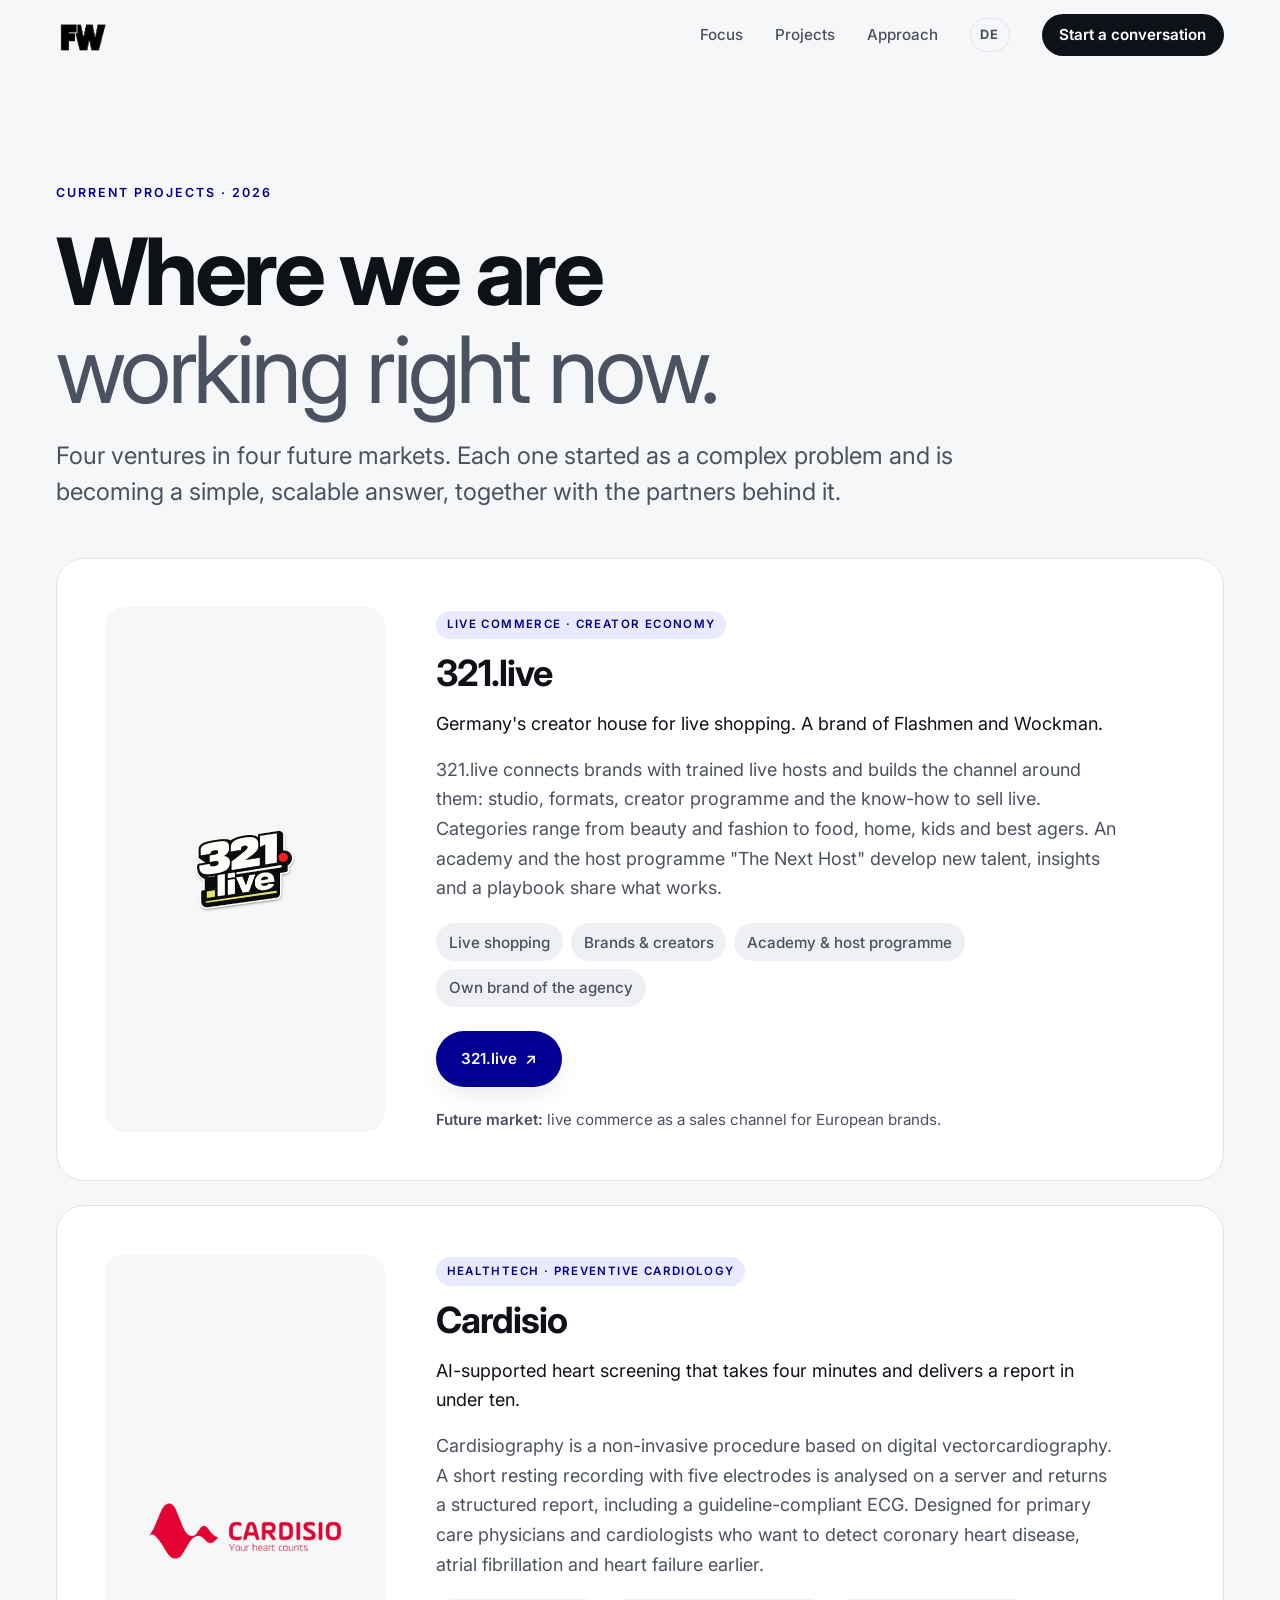
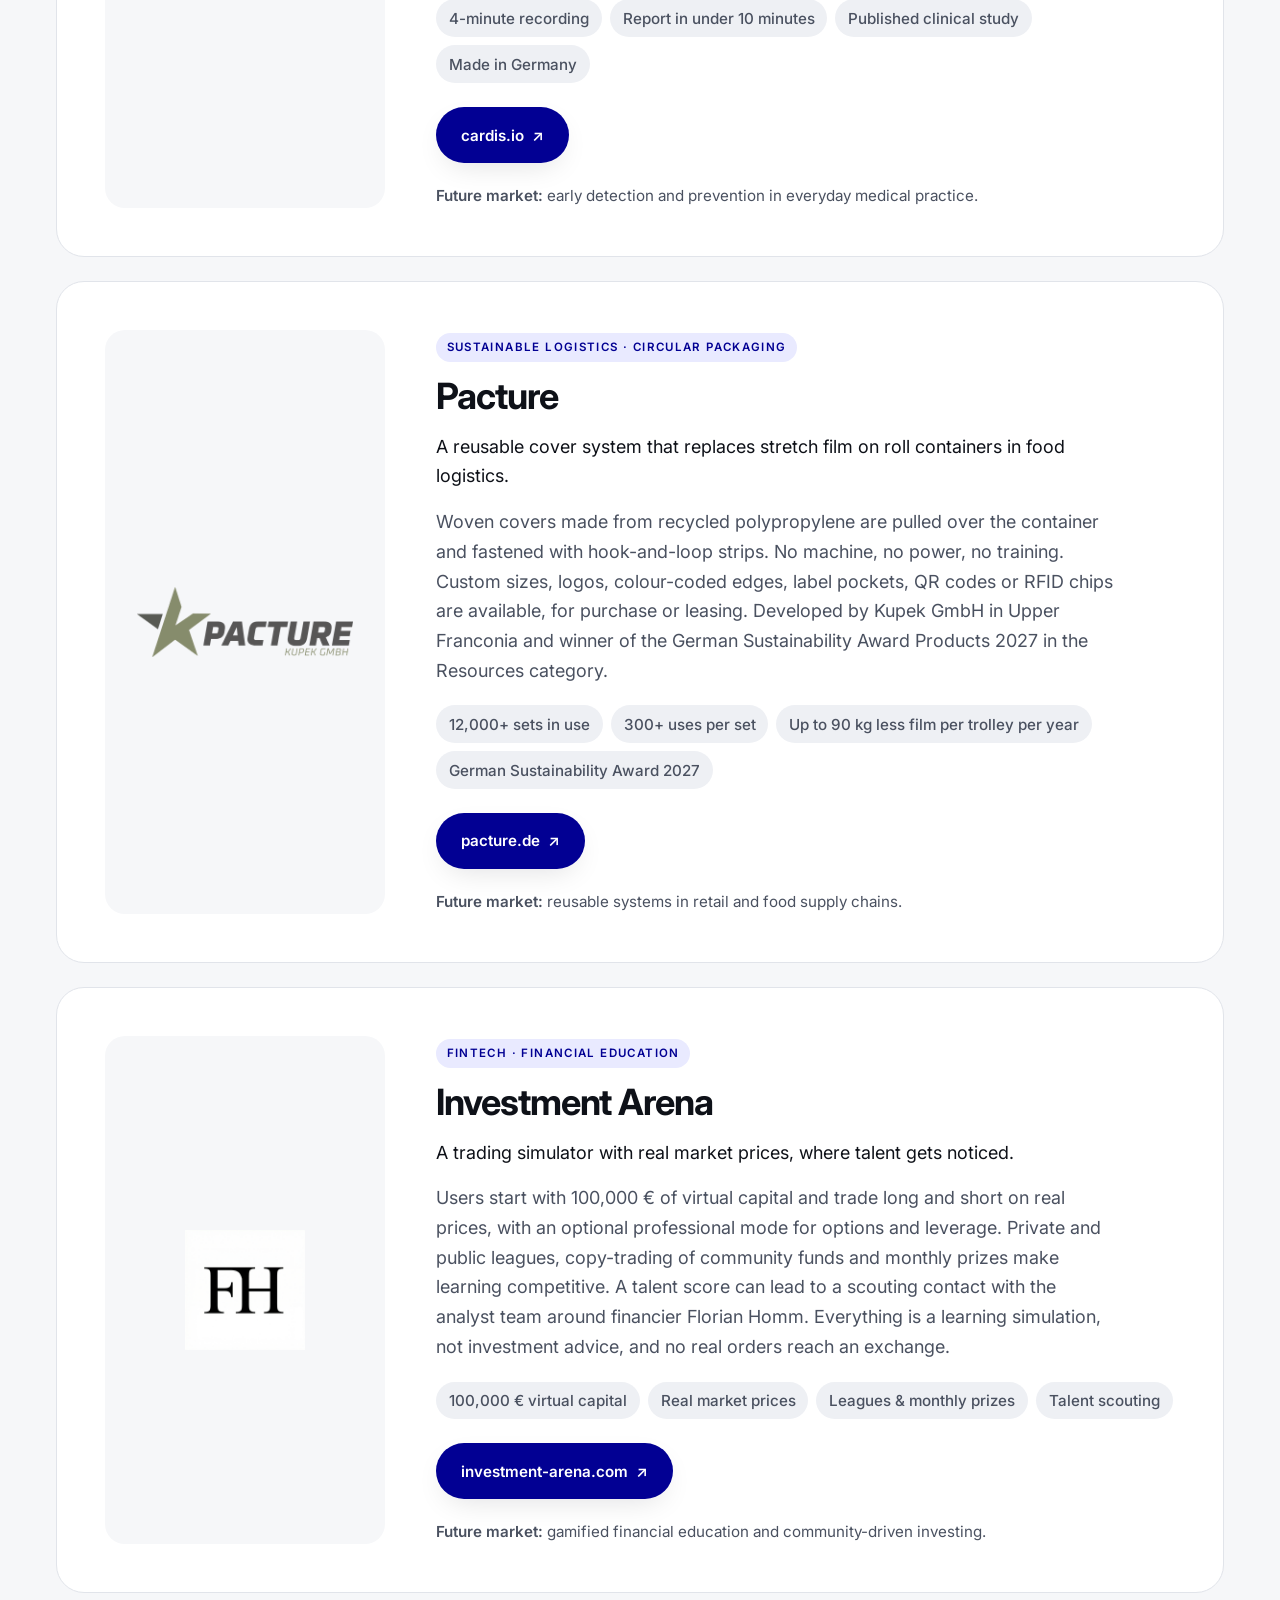
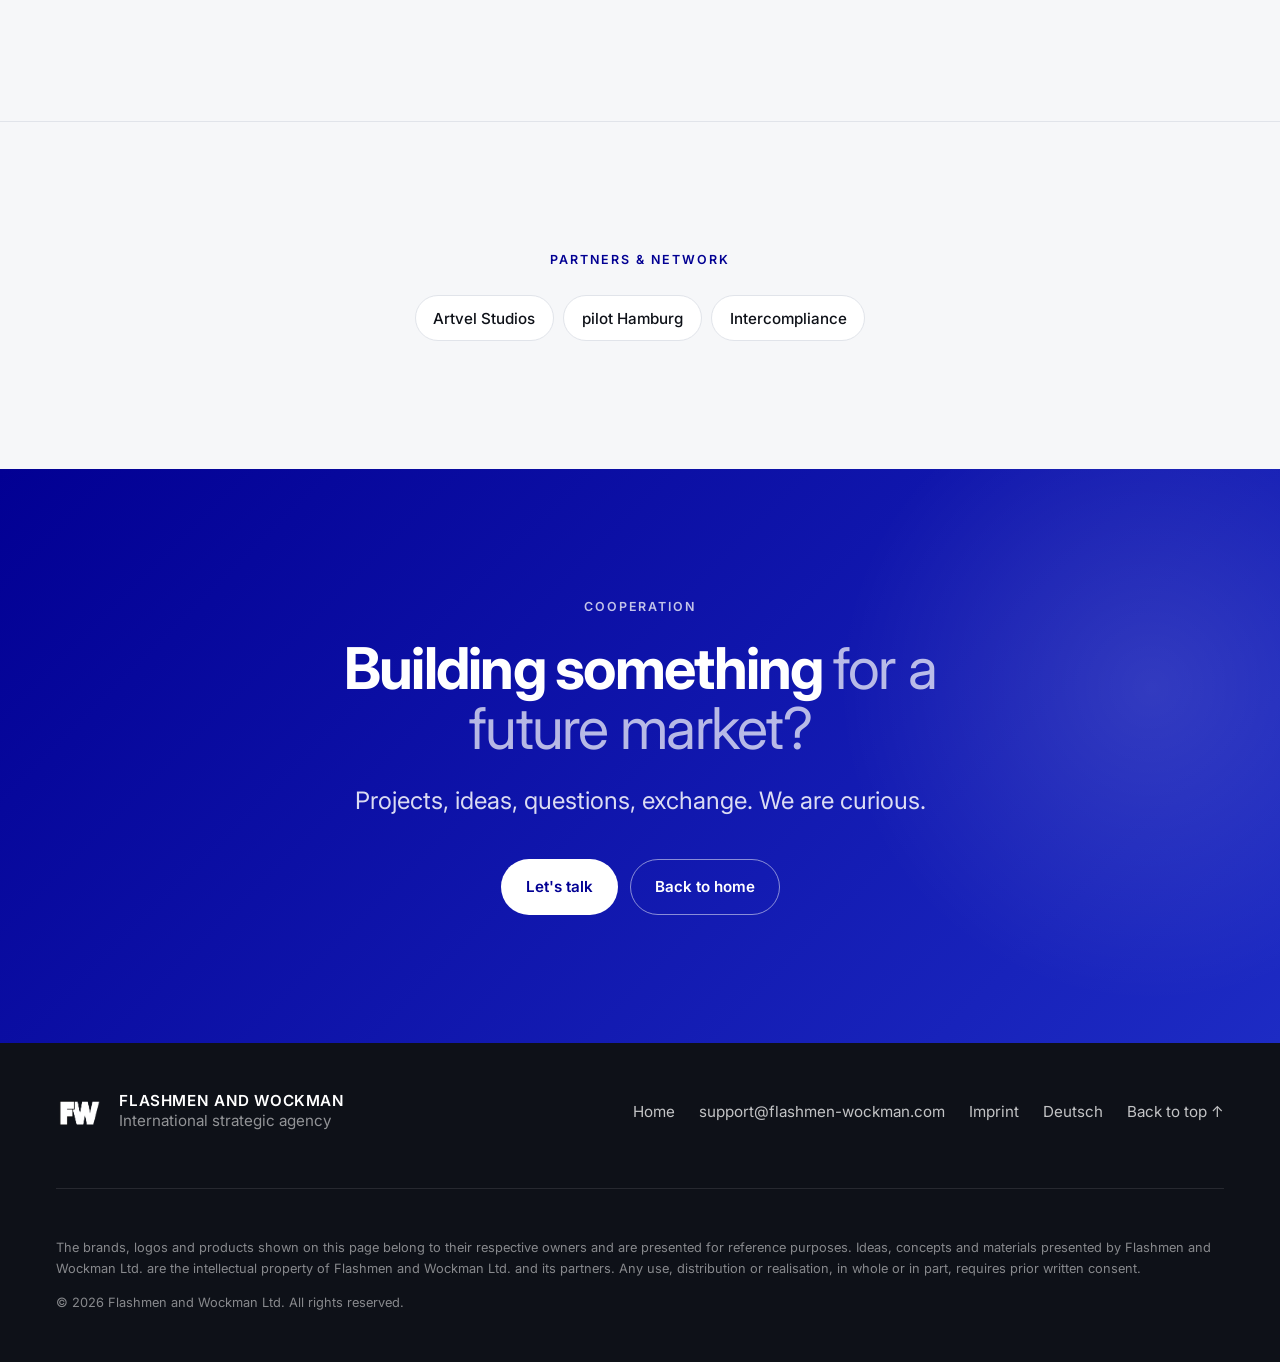
<file: projects.html>
<!DOCTYPE html>
<html lang="en">
<head>
  <meta charset="UTF-8" />
  <meta name="viewport" content="width=device-width, initial-scale=1.0, viewport-fit=cover" />
  <title>Current Projects – FLASHMEN AND WOCKMAN</title>
  <meta name="description" content="Current projects of Flashmen and Wockman: 321.live (live commerce), Cardisio (AI heart screening), Pacture (reusable logistics covers) and Investment Arena (trading simulator). Future markets, future ideas, cooperations." />

  <meta property="og:type" content="website" />
  <meta property="og:url" content="https://flashmen-wockman.com/projects.html" />
  <meta property="og:title" content="Current Projects – FLASHMEN AND WOCKMAN" />
  <meta property="og:description" content="321.live, Cardisio, Pacture and Investment Arena: where we are working right now." />
  <meta property="og:image" content="https://flashmen-wockman.com/bilder/fw-preview.jpg" />
  <meta property="og:site_name" content="FLASHMEN AND WOCKMAN" />

  <link rel="alternate" hreflang="en" href="https://flashmen-wockman.com/projects.html" />
  <link rel="alternate" hreflang="de" href="https://flashmen-wockman.com/de/projects.html" />
  <link rel="alternate" hreflang="x-default" href="https://flashmen-wockman.com/projects.html" />

  <link rel="icon" type="image/png" href="/bilder/fw.ico" />
  <link rel="apple-touch-icon" href="/bilder/fw.ico" />
  <meta name="theme-color" content="#020093" />

  <link rel="preconnect" href="https://fonts.googleapis.com">
  <link rel="preconnect" href="https://fonts.gstatic.com" crossorigin>
  <link href="https://fonts.googleapis.com/css2?family=Inter:opsz,wght@14..32,300..800&display=swap" rel="stylesheet">

  <link rel="stylesheet" href="/styles.css" />
</head>
<body>

  <a class="skip-link" href="#main">Skip to content</a>

  <header class="header" id="top">
    <div class="header-inner">
      <a href="/" class="logo" aria-label="Flashmen and Wockman – Home">
        <img src="/bilder/LOGO_FW.png" alt="FW – Flashmen and Wockman" />
      </a>
      <nav class="nav" aria-label="Main">
        <a href="/#focus">Focus</a>
        <a href="/projects.html">Projects</a>
        <a href="/#approach">Approach</a>
        <a href="/de/projects.html" class="lang-switch" lang="de" hreflang="de" aria-label="Zur deutschen Version">DE</a>
        <a href="mailto:support@flashmen-wockman.com" class="nav-cta">Start a conversation</a>
      </nav>
      <button class="nav-toggle" aria-expanded="false" aria-controls="mobileNav" aria-label="Open menu">
        <span></span><span></span>
      </button>
    </div>
    <div class="mobile-nav" id="mobileNav">
      <a href="/#focus">Focus</a>
      <a href="/projects.html">Projects</a>
      <a href="/#approach">Approach</a>
      <a href="mailto:support@flashmen-wockman.com">Start a conversation</a>
      <a href="/de/projects.html" lang="de" hreflang="de">Deutsche Version</a>
    </div>
  </header>

  <main id="main">

    <section class="page-hero">
      <div class="container">
        <p class="eyebrow reveal">Current projects · 2026</p>
        <h1 class="reveal">Where we are <em>working right now.</em></h1>
        <p class="section-intro reveal">Four ventures in four future markets. Each one started as a complex problem and is becoming a simple, scalable answer, together with the partners behind it.</p>
      </div>
    </section>

    <section class="container">
      <div class="project-list">

        <!-- 321.LIVE -->
        <article class="project-row reveal" id="321live">
          <div class="project-row-logo">
            <img src="/bilder/321live.png" alt="321.live" />
          </div>
          <div class="project-row-body">
            <span class="tag">Live commerce · Creator economy</span>
            <h2>321.live</h2>
            <p class="lead">Germany's creator house for live shopping. A brand of Flashmen and Wockman.</p>
            <p>321.live connects brands with trained live hosts and builds the channel around them: studio, formats, creator programme and the know-how to sell live. Categories range from beauty and fashion to food, home, kids and best agers. An academy and the host programme "The Next Host" develop new talent, insights and a playbook share what works.</p>
            <ul class="facts">
              <li>Live shopping</li>
              <li>Brands &amp; creators</li>
              <li>Academy &amp; host programme</li>
              <li>Own brand of the agency</li>
            </ul>
            <div class="btn-group">
              <a href="https://321.live/" class="btn btn-primary" target="_blank" rel="noopener">321.live <span aria-hidden="true">↗</span></a>
            </div>
            <p class="role"><strong>Future market:</strong> live commerce as a sales channel for European brands.</p>
          </div>
        </article>

        <!-- CARDISIO -->
        <article class="project-row reveal" id="cardisio">
          <div class="project-row-logo">
            <img src="/bilder/cardisio.png" alt="Cardisio – Your heart counts" />
          </div>
          <div class="project-row-body">
            <span class="tag">HealthTech · Preventive cardiology</span>
            <h2>Cardisio</h2>
            <p class="lead">AI-supported heart screening that takes four minutes and delivers a report in under ten.</p>
            <p>Cardisiography is a non-invasive procedure based on digital vectorcardiography. A short resting recording with five electrodes is analysed on a server and returns a structured report, including a guideline-compliant ECG. Designed for primary care physicians and cardiologists who want to detect coronary heart disease, atrial fibrillation and heart failure earlier.</p>
            <ul class="facts">
              <li>4-minute recording</li>
              <li>Report in under 10 minutes</li>
              <li>Published clinical study</li>
              <li>Made in Germany</li>
            </ul>
            <div class="btn-group">
              <a href="https://cardis.io/" class="btn btn-primary" target="_blank" rel="noopener">cardis.io <span aria-hidden="true">↗</span></a>
            </div>
            <p class="role"><strong>Future market:</strong> early detection and prevention in everyday medical practice.</p>
          </div>
        </article>

        <!-- PACTURE -->
        <article class="project-row reveal" id="pacture">
          <div class="project-row-logo">
            <img src="/bilder/pacture.png" alt="Pacture – Kupek GmbH" />
          </div>
          <div class="project-row-body">
            <span class="tag">Sustainable logistics · Circular packaging</span>
            <h2>Pacture</h2>
            <p class="lead">A reusable cover system that replaces stretch film on roll containers in food logistics.</p>
            <p>Woven covers made from recycled polypropylene are pulled over the container and fastened with hook-and-loop strips. No machine, no power, no training. Custom sizes, logos, colour-coded edges, label pockets, QR codes or RFID chips are available, for purchase or leasing. Developed by Kupek GmbH in Upper Franconia and winner of the German Sustainability Award Products 2027 in the Resources category.</p>
            <ul class="facts">
              <li>12,000+ sets in use</li>
              <li>300+ uses per set</li>
              <li>Up to 90 kg less film per trolley per year</li>
              <li>German Sustainability Award 2027</li>
            </ul>
            <div class="btn-group">
              <a href="https://pacture.de/" class="btn btn-primary" target="_blank" rel="noopener">pacture.de <span aria-hidden="true">↗</span></a>
            </div>
            <p class="role"><strong>Future market:</strong> reusable systems in retail and food supply chains.</p>
          </div>
        </article>

        <!-- INVESTMENT ARENA -->
        <article class="project-row reveal" id="investment-arena">
          <div class="project-row-logo project-row-logo--square">
            <img src="/bilder/investment-arena.webp" alt="Investment Arena" />
          </div>
          <div class="project-row-body">
            <span class="tag">FinTech · Financial education</span>
            <h2>Investment Arena</h2>
            <p class="lead">A trading simulator with real market prices, where talent gets noticed.</p>
            <p>Users start with 100,000 € of virtual capital and trade long and short on real prices, with an optional professional mode for options and leverage. Private and public leagues, copy-trading of community funds and monthly prizes make learning competitive. A talent score can lead to a scouting contact with the analyst team around financier Florian Homm. Everything is a learning simulation, not investment advice, and no real orders reach an exchange.</p>
            <ul class="facts">
              <li>100,000 € virtual capital</li>
              <li>Real market prices</li>
              <li>Leagues &amp; monthly prizes</li>
              <li>Talent scouting</li>
            </ul>
            <div class="btn-group">
              <a href="https://www.investment-arena.com/" class="btn btn-primary" target="_blank" rel="noopener">investment-arena.com <span aria-hidden="true">↗</span></a>
            </div>
            <p class="role"><strong>Future market:</strong> gamified financial education and community-driven investing.</p>
          </div>
        </article>

      </div>
    </section>

    <section class="network">
      <div class="container">
        <p class="eyebrow">Partners &amp; network</p>
        <div class="chips">
          <a href="https://www.artvel.de" class="chip" target="_blank" rel="noopener">Artvel Studios</a>
          <a href="https://www.pilot.de" class="chip" target="_blank" rel="noopener">pilot Hamburg</a>
          <a href="https://www.intercompliance.net" class="chip" target="_blank" rel="noopener">Intercompliance</a>
        </div>
      </div>
    </section>

    <section class="cta">
      <div class="container cta-inner reveal">
        <p class="eyebrow eyebrow--light">Cooperation</p>
        <h2>Building something <em>for a future market?</em></h2>
        <p class="cta-text">Projects, ideas, questions, exchange. We are curious.</p>
        <div class="btn-group btn-group--center">
          <a href="mailto:support@flashmen-wockman.com" class="btn btn-inverted">Let's talk</a>
          <a href="/" class="btn btn-inverted-ghost">Back to home</a>
        </div>
      </div>
    </section>

  </main>

  <footer class="footer">
    <div class="container footer-inner">
      <div class="footer-brand">
        <img src="/bilder/LOGO_FW.png" alt="FW" />
        <p>FLASHMEN AND WOCKMAN<br><span>International strategic agency</span></p>
      </div>
      <nav class="footer-links" aria-label="Footer">
        <a href="/">Home</a>
        <a href="mailto:support@flashmen-wockman.com">support@flashmen-wockman.com</a>
        <a href="/imprint.html">Imprint</a>
        <a href="/de/projects.html" lang="de">Deutsch</a>
        <a href="#top">Back to top ↑</a>
      </nav>
      <div class="legal" style="grid-column: 1 / -1;">
        <p>The brands, logos and products shown on this page belong to their respective owners and are presented for reference purposes. Ideas, concepts and materials presented by Flashmen and Wockman Ltd. are the intellectual property of Flashmen and Wockman Ltd. and its partners. Any use, distribution or realisation, in whole or in part, requires prior written consent.</p>
        <p>© 2026 Flashmen and Wockman Ltd. All rights reserved.</p>
      </div>
    </div>
  </footer>

  <script src="/site.js?v=2" defer></script>
</body>
</html>
</file>
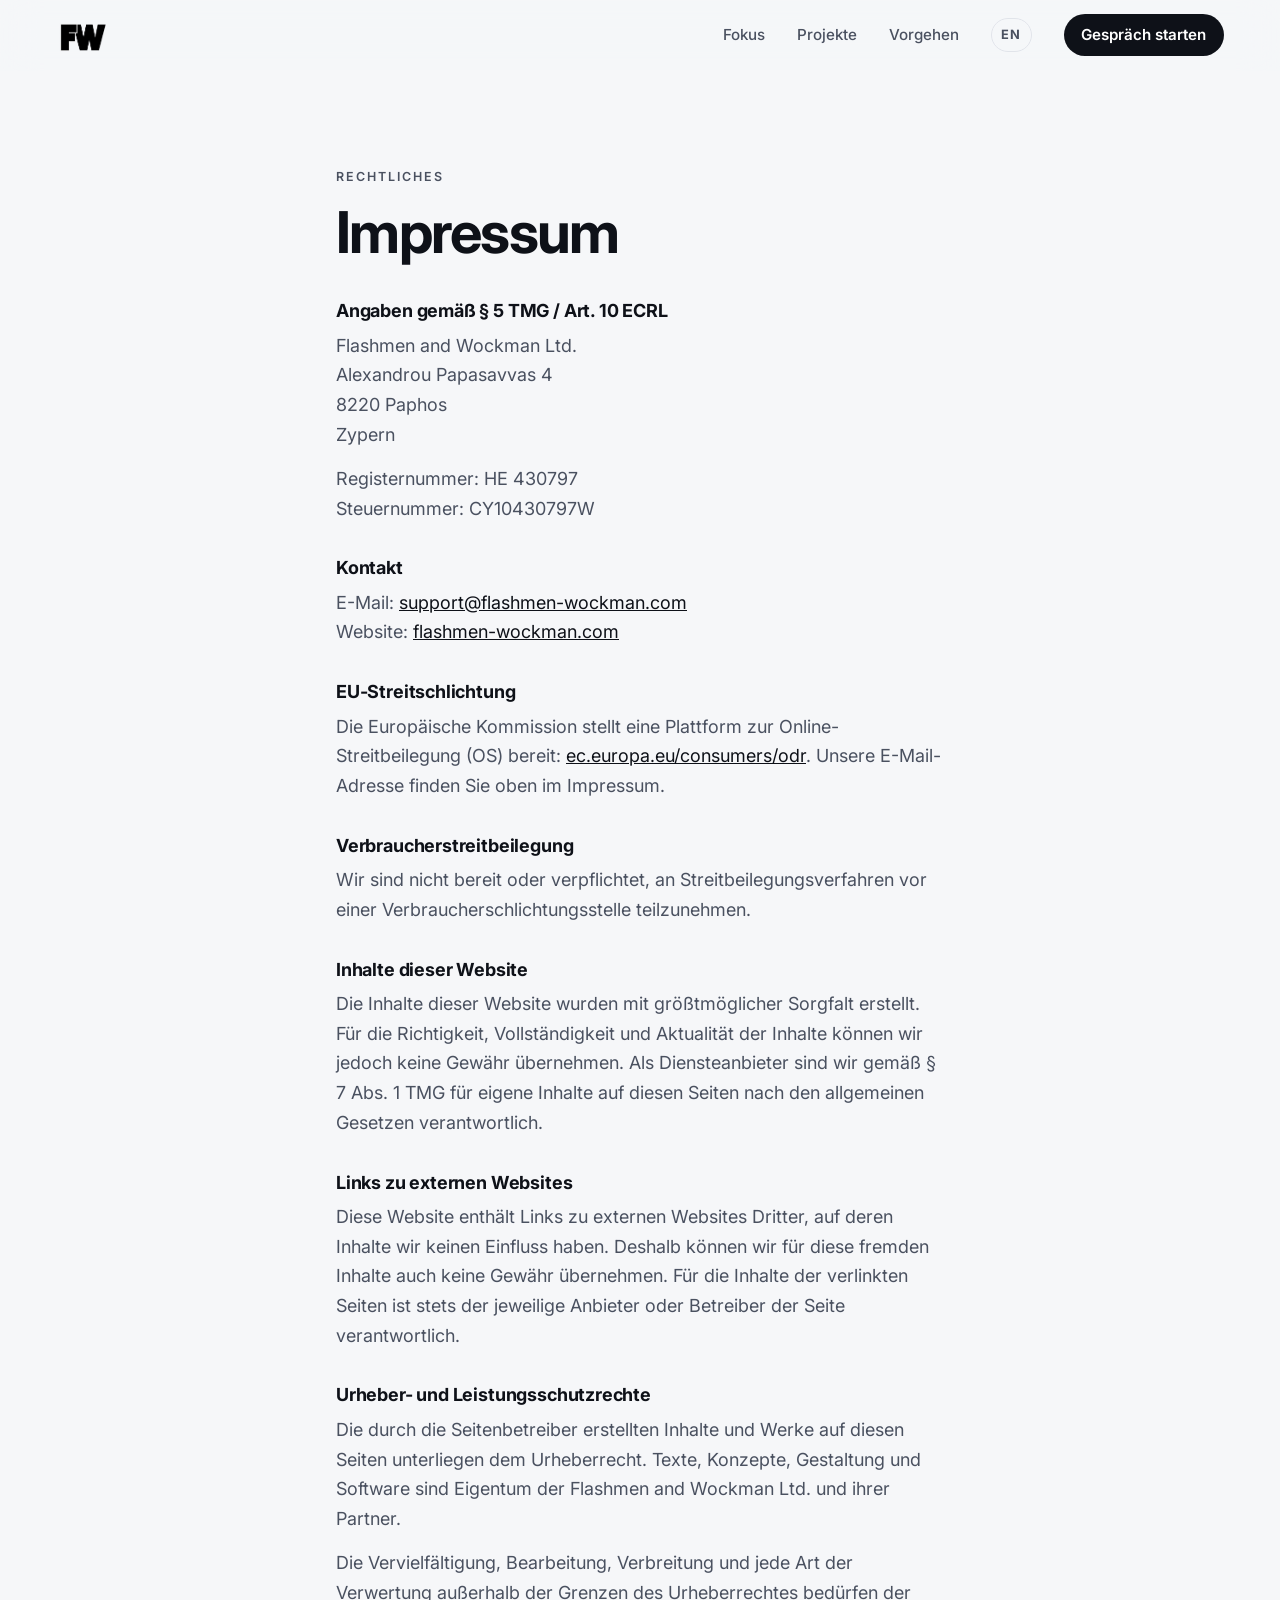
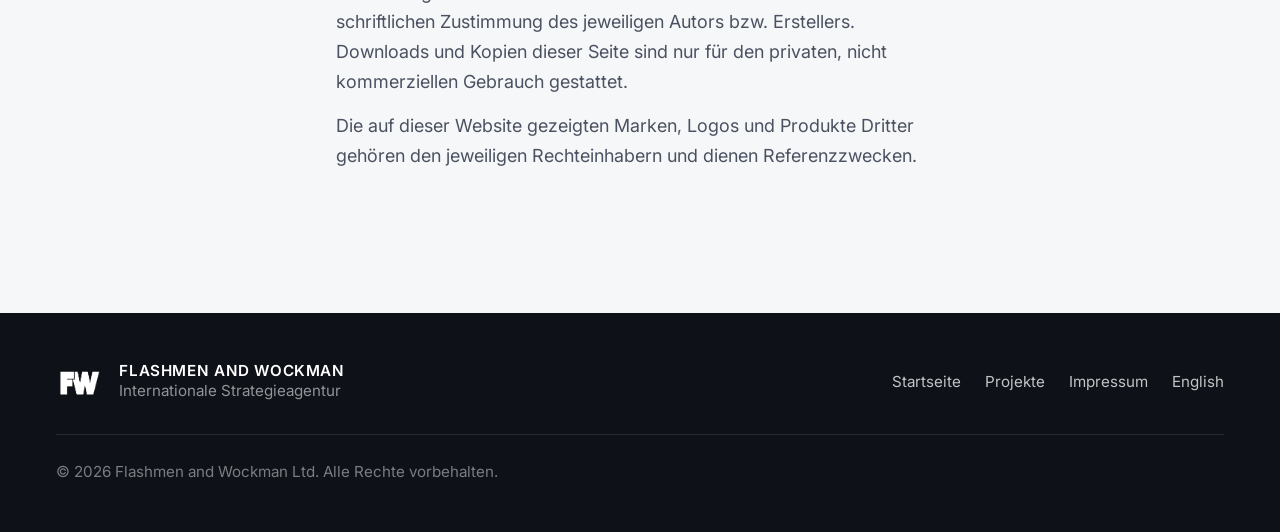
<file: de/impressum.html>
<!DOCTYPE html>
<html lang="de">
<head>
  <meta charset="UTF-8" />
  <meta name="viewport" content="width=device-width, initial-scale=1.0, viewport-fit=cover" />
  <title>Impressum – FLASHMEN AND WOCKMAN</title>
  <meta name="description" content="Impressum der Flashmen and Wockman Ltd." />
  <meta name="robots" content="noindex, follow" />
  <link rel="alternate" hreflang="en" href="https://flashmen-wockman.com/imprint.html" />
  <link rel="alternate" hreflang="de" href="https://flashmen-wockman.com/de/impressum.html" />
  <link rel="icon" type="image/png" href="/bilder/fw.ico" />
  <meta name="theme-color" content="#020093" />
  <link rel="preconnect" href="https://fonts.googleapis.com">
  <link rel="preconnect" href="https://fonts.gstatic.com" crossorigin>
  <link href="https://fonts.googleapis.com/css2?family=Inter:opsz,wght@14..32,300..800&display=swap" rel="stylesheet">
  <link rel="stylesheet" href="/styles.css" />
</head>
<body>

  <a class="skip-link" href="#main">Zum Inhalt springen</a>

  <header class="header" id="top">
    <div class="header-inner">
      <a href="/de/" class="logo" aria-label="Flashmen and Wockman – Startseite">
        <img src="/bilder/LOGO_FW.png" alt="FW – Flashmen and Wockman" />
      </a>
      <nav class="nav" aria-label="Hauptnavigation">
        <a href="/de/#focus">Fokus</a>
        <a href="/de/projects.html">Projekte</a>
        <a href="/de/#approach">Vorgehen</a>
        <a href="/imprint.html" class="lang-switch" lang="en" hreflang="en" aria-label="Switch to English">EN</a>
        <a href="mailto:support@flashmen-wockman.com" class="nav-cta">Gespräch starten</a>
      </nav>
      <button class="nav-toggle" aria-expanded="false" aria-controls="mobileNav" aria-label="Menü öffnen">
        <span></span><span></span>
      </button>
    </div>
    <div class="mobile-nav" id="mobileNav">
      <a href="/de/#focus">Fokus</a>
      <a href="/de/projects.html">Projekte</a>
      <a href="/de/#approach">Vorgehen</a>
      <a href="mailto:support@flashmen-wockman.com">Gespräch starten</a>
      <a href="/imprint.html" lang="en" hreflang="en">English version</a>
    </div>
  </header>

  <main id="main" class="legal-page">
    <div class="container legal-wrap">
      <p class="eyebrow">Rechtliches</p>
      <h1>Impressum</h1>

      <h2>Angaben gemäß § 5 TMG / Art. 10 ECRL</h2>
      <p>
        Flashmen and Wockman Ltd.<br>
        Alexandrou Papasavvas 4<br>
        8220 Paphos<br>
        Zypern
      </p>
      <p>
        Registernummer: HE 430797<br>
        Steuernummer: CY10430797W
      </p>

      <h2>Kontakt</h2>
      <p>
        E-Mail: <a href="mailto:support@flashmen-wockman.com">support@flashmen-wockman.com</a><br>
        Website: <a href="https://flashmen-wockman.com">flashmen-wockman.com</a>
      </p>

      <h2>EU-Streitschlichtung</h2>
      <p>Die Europäische Kommission stellt eine Plattform zur Online-Streitbeilegung (OS) bereit: <a href="https://ec.europa.eu/consumers/odr" target="_blank" rel="noopener noreferrer">ec.europa.eu/consumers/odr</a>. Unsere E-Mail-Adresse finden Sie oben im Impressum.</p>

      <h2>Verbraucherstreitbeilegung</h2>
      <p>Wir sind nicht bereit oder verpflichtet, an Streitbeilegungsverfahren vor einer Verbraucherschlichtungsstelle teilzunehmen.</p>

      <h2>Inhalte dieser Website</h2>
      <p>Die Inhalte dieser Website wurden mit größtmöglicher Sorgfalt erstellt. Für die Richtigkeit, Vollständigkeit und Aktualität der Inhalte können wir jedoch keine Gewähr übernehmen. Als Diensteanbieter sind wir gemäß § 7 Abs. 1 TMG für eigene Inhalte auf diesen Seiten nach den allgemeinen Gesetzen verantwortlich.</p>

      <h2>Links zu externen Websites</h2>
      <p>Diese Website enthält Links zu externen Websites Dritter, auf deren Inhalte wir keinen Einfluss haben. Deshalb können wir für diese fremden Inhalte auch keine Gewähr übernehmen. Für die Inhalte der verlinkten Seiten ist stets der jeweilige Anbieter oder Betreiber der Seite verantwortlich.</p>

      <h2>Urheber- und Leistungsschutzrechte</h2>
      <p>Die durch die Seitenbetreiber erstellten Inhalte und Werke auf diesen Seiten unterliegen dem Urheberrecht. Texte, Konzepte, Gestaltung und Software sind Eigentum der Flashmen and Wockman Ltd. und ihrer Partner.</p>
      <p>Die Vervielfältigung, Bearbeitung, Verbreitung und jede Art der Verwertung außerhalb der Grenzen des Urheberrechtes bedürfen der schriftlichen Zustimmung des jeweiligen Autors bzw. Erstellers. Downloads und Kopien dieser Seite sind nur für den privaten, nicht kommerziellen Gebrauch gestattet.</p>
      <p>Die auf dieser Website gezeigten Marken, Logos und Produkte Dritter gehören den jeweiligen Rechteinhabern und dienen Referenzzwecken.</p>
    </div>
  </main>

  <footer class="footer">
    <div class="container footer-inner">
      <div class="footer-brand">
        <img src="/bilder/LOGO_FW.png" alt="FW" />
        <p>FLASHMEN AND WOCKMAN<br><span>Internationale Strategieagentur</span></p>
      </div>
      <nav class="footer-links" aria-label="Fußzeile">
        <a href="/de/">Startseite</a>
        <a href="/de/projects.html">Projekte</a>
        <a href="/de/impressum.html">Impressum</a>
        <a href="/imprint.html" lang="en">English</a>
      </nav>
      <p class="footer-legal">© 2026 Flashmen and Wockman Ltd. Alle Rechte vorbehalten.</p>
    </div>
  </footer>

  <script src="/site.js?v=2" defer></script>
</body>
</html>
</file>
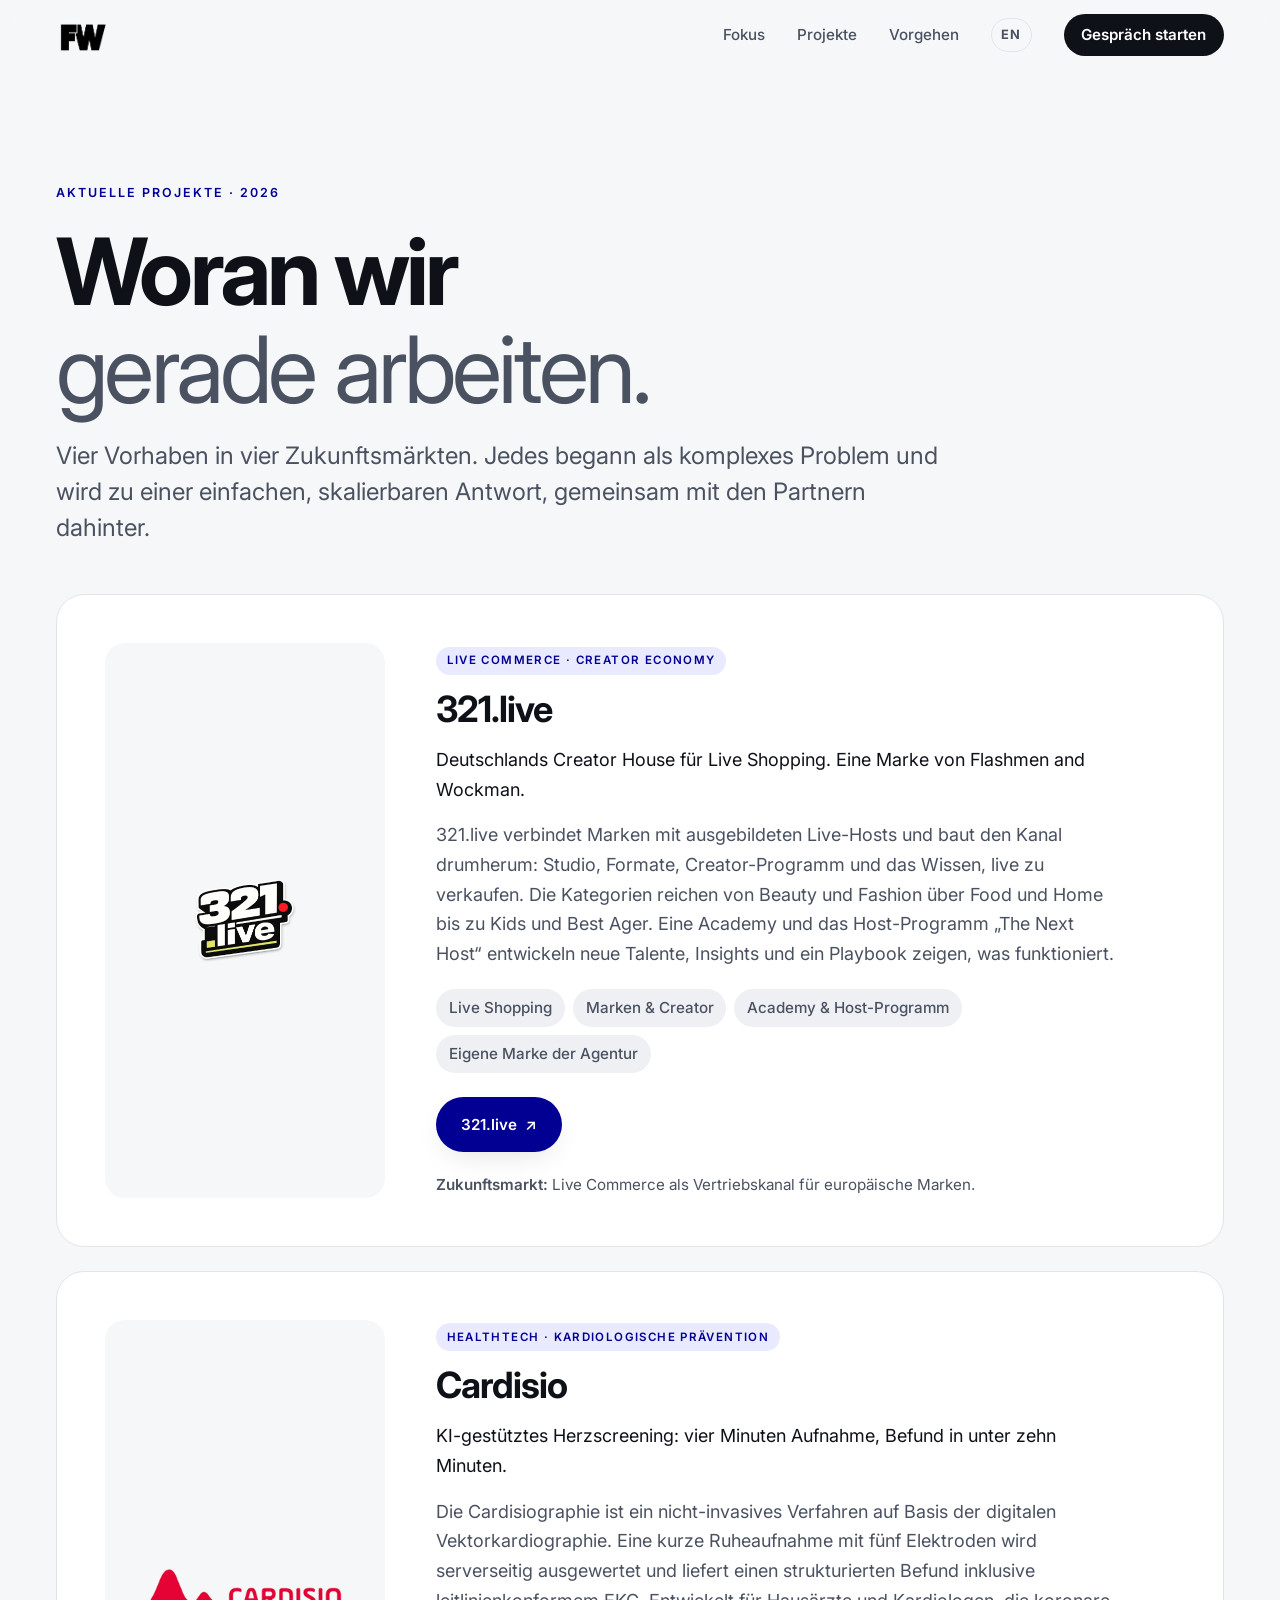
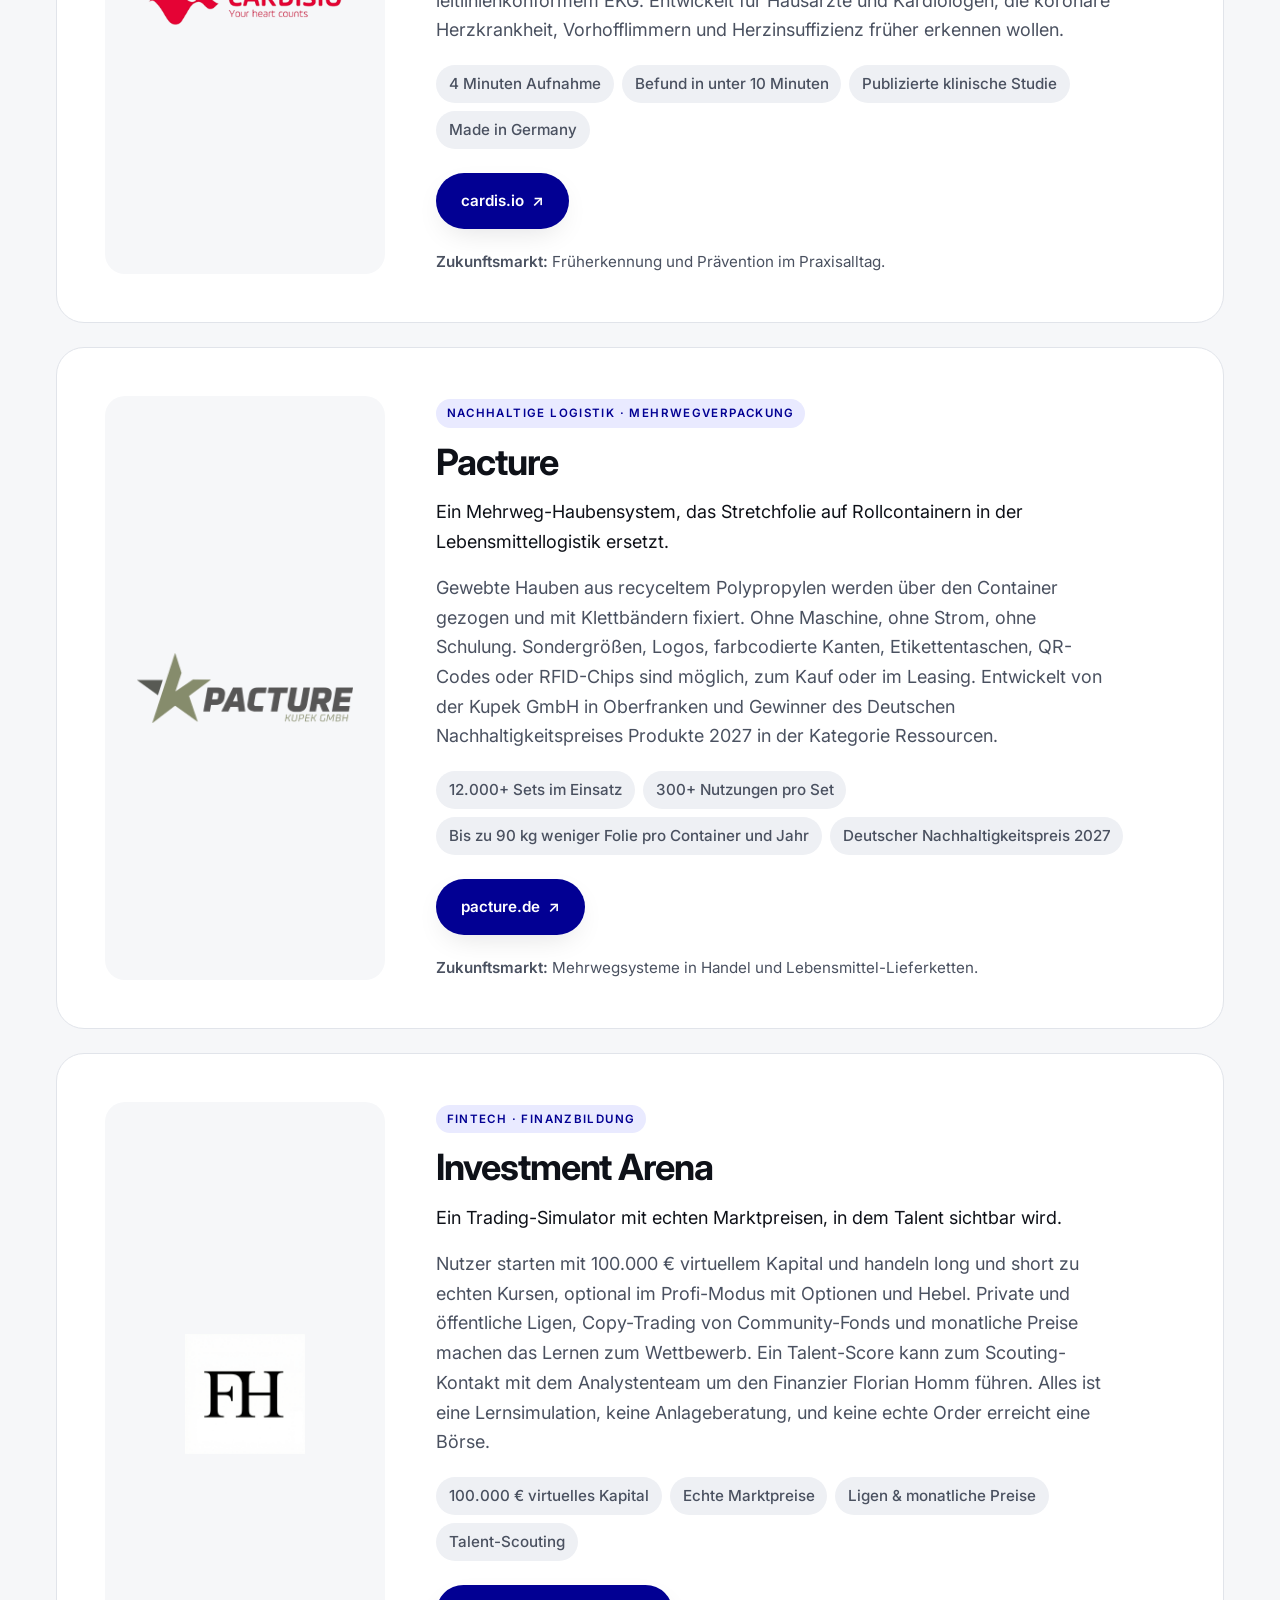
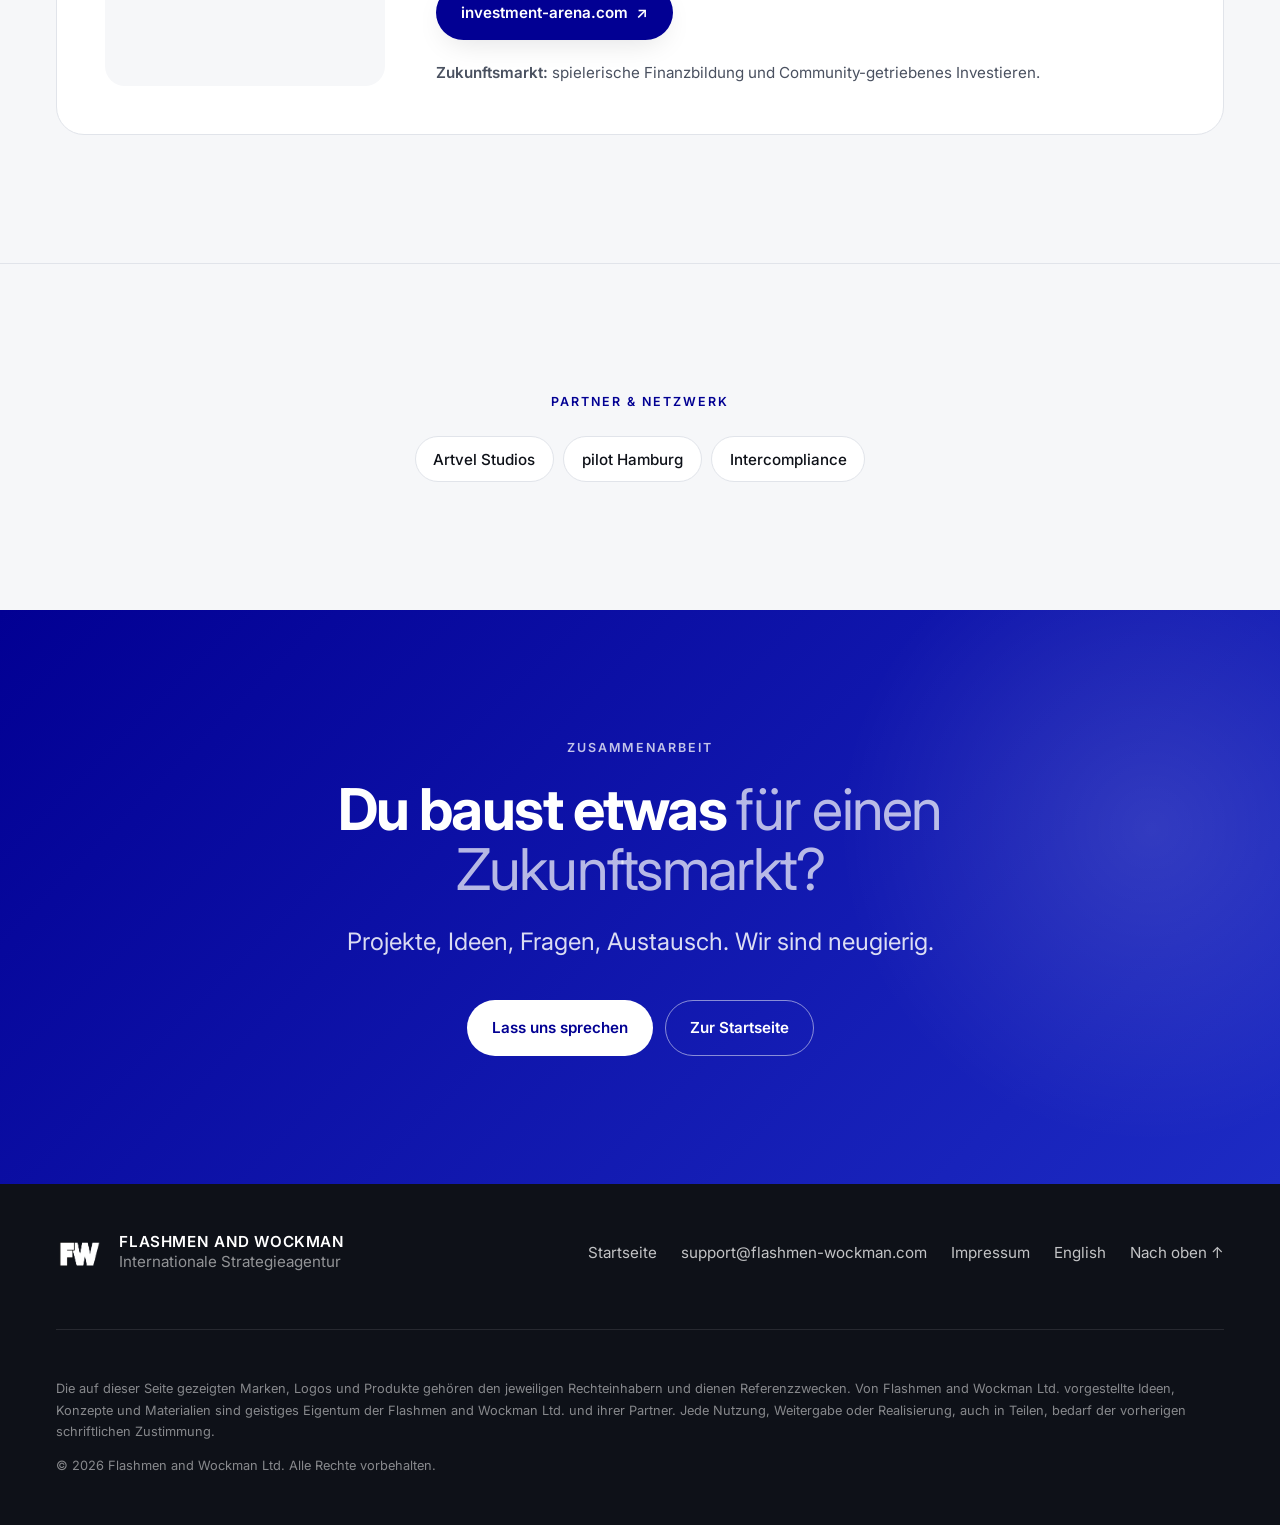
<file: de/projects.html>
<!DOCTYPE html>
<html lang="de">
<head>
  <meta charset="UTF-8" />
  <meta name="viewport" content="width=device-width, initial-scale=1.0, viewport-fit=cover" />
  <title>Aktuelle Projekte – FLASHMEN AND WOCKMAN</title>
  <meta name="description" content="Aktuelle Projekte von Flashmen and Wockman: 321.live (Live Commerce), Cardisio (KI-Herzscreening), Pacture (Mehrweg-Hauben für die Logistik) und Investment Arena (Trading-Simulator). Zukunftsmärkte, Zukunftsideen, Kooperationen." />

  <meta property="og:type" content="website" />
  <meta property="og:url" content="https://flashmen-wockman.com/de/projects.html" />
  <meta property="og:title" content="Aktuelle Projekte – FLASHMEN AND WOCKMAN" />
  <meta property="og:description" content="321.live, Cardisio, Pacture und Investment Arena: woran wir gerade arbeiten." />
  <meta property="og:image" content="https://flashmen-wockman.com/bilder/fw-preview.jpg" />
  <meta property="og:locale" content="de_DE" />
  <meta property="og:site_name" content="FLASHMEN AND WOCKMAN" />

  <link rel="alternate" hreflang="en" href="https://flashmen-wockman.com/projects.html" />
  <link rel="alternate" hreflang="de" href="https://flashmen-wockman.com/de/projects.html" />
  <link rel="alternate" hreflang="x-default" href="https://flashmen-wockman.com/projects.html" />

  <link rel="icon" type="image/png" href="/bilder/fw.ico" />
  <link rel="apple-touch-icon" href="/bilder/fw.ico" />
  <meta name="theme-color" content="#020093" />

  <link rel="preconnect" href="https://fonts.googleapis.com">
  <link rel="preconnect" href="https://fonts.gstatic.com" crossorigin>
  <link href="https://fonts.googleapis.com/css2?family=Inter:opsz,wght@14..32,300..800&display=swap" rel="stylesheet">

  <link rel="stylesheet" href="/styles.css" />
</head>
<body>

  <a class="skip-link" href="#main">Zum Inhalt springen</a>

  <header class="header" id="top">
    <div class="header-inner">
      <a href="/de/" class="logo" aria-label="Flashmen and Wockman – Startseite">
        <img src="/bilder/LOGO_FW.png" alt="FW – Flashmen and Wockman" />
      </a>
      <nav class="nav" aria-label="Hauptnavigation">
        <a href="/de/#focus">Fokus</a>
        <a href="/de/projects.html">Projekte</a>
        <a href="/de/#approach">Vorgehen</a>
        <a href="/projects.html" class="lang-switch" lang="en" hreflang="en" aria-label="Switch to English">EN</a>
        <a href="mailto:support@flashmen-wockman.com" class="nav-cta">Gespräch starten</a>
      </nav>
      <button class="nav-toggle" aria-expanded="false" aria-controls="mobileNav" aria-label="Menü öffnen">
        <span></span><span></span>
      </button>
    </div>
    <div class="mobile-nav" id="mobileNav">
      <a href="/de/#focus">Fokus</a>
      <a href="/de/projects.html">Projekte</a>
      <a href="/de/#approach">Vorgehen</a>
      <a href="mailto:support@flashmen-wockman.com">Gespräch starten</a>
      <a href="/projects.html" lang="en" hreflang="en">English version</a>
    </div>
  </header>

  <main id="main">

    <section class="page-hero">
      <div class="container">
        <p class="eyebrow reveal">Aktuelle Projekte · 2026</p>
        <h1 class="reveal">Woran wir <em>gerade arbeiten.</em></h1>
        <p class="section-intro reveal">Vier Vorhaben in vier Zukunftsmärkten. Jedes begann als komplexes Problem und wird zu einer einfachen, skalierbaren Antwort, gemeinsam mit den Partnern dahinter.</p>
      </div>
    </section>

    <section class="container">
      <div class="project-list">

        <!-- 321.LIVE -->
        <article class="project-row reveal" id="321live">
          <div class="project-row-logo">
            <img src="/bilder/321live.png" alt="321.live" />
          </div>
          <div class="project-row-body">
            <span class="tag">Live Commerce · Creator Economy</span>
            <h2>321.live</h2>
            <p class="lead">Deutschlands Creator House für Live Shopping. Eine Marke von Flashmen and Wockman.</p>
            <p>321.live verbindet Marken mit ausgebildeten Live-Hosts und baut den Kanal drumherum: Studio, Formate, Creator-Programm und das Wissen, live zu verkaufen. Die Kategorien reichen von Beauty und Fashion über Food und Home bis zu Kids und Best Ager. Eine Academy und das Host-Programm „The Next Host“ entwickeln neue Talente, Insights und ein Playbook zeigen, was funktioniert.</p>
            <ul class="facts">
              <li>Live Shopping</li>
              <li>Marken &amp; Creator</li>
              <li>Academy &amp; Host-Programm</li>
              <li>Eigene Marke der Agentur</li>
            </ul>
            <div class="btn-group">
              <a href="https://321.live/" class="btn btn-primary" target="_blank" rel="noopener">321.live <span aria-hidden="true">↗</span></a>
            </div>
            <p class="role"><strong>Zukunftsmarkt:</strong> Live Commerce als Vertriebskanal für europäische Marken.</p>
          </div>
        </article>

        <article class="project-row reveal" id="cardisio">
          <div class="project-row-logo">
            <img src="/bilder/cardisio.png" alt="Cardisio – Your heart counts" />
          </div>
          <div class="project-row-body">
            <span class="tag">HealthTech · Kardiologische Prävention</span>
            <h2>Cardisio</h2>
            <p class="lead">KI-gestütztes Herzscreening: vier Minuten Aufnahme, Befund in unter zehn Minuten.</p>
            <p>Die Cardisiographie ist ein nicht-invasives Verfahren auf Basis der digitalen Vektorkardiographie. Eine kurze Ruheaufnahme mit fünf Elektroden wird serverseitig ausgewertet und liefert einen strukturierten Befund inklusive leitlinienkonformem EKG. Entwickelt für Hausärzte und Kardiologen, die koronare Herzkrankheit, Vorhofflimmern und Herzinsuffizienz früher erkennen wollen.</p>
            <ul class="facts">
              <li>4 Minuten Aufnahme</li>
              <li>Befund in unter 10 Minuten</li>
              <li>Publizierte klinische Studie</li>
              <li>Made in Germany</li>
            </ul>
            <div class="btn-group">
              <a href="https://cardis.io/" class="btn btn-primary" target="_blank" rel="noopener">cardis.io <span aria-hidden="true">↗</span></a>
            </div>
            <p class="role"><strong>Zukunftsmarkt:</strong> Früherkennung und Prävention im Praxisalltag.</p>
          </div>
        </article>

        <article class="project-row reveal" id="pacture">
          <div class="project-row-logo">
            <img src="/bilder/pacture.png" alt="Pacture – Kupek GmbH" />
          </div>
          <div class="project-row-body">
            <span class="tag">Nachhaltige Logistik · Mehrwegverpackung</span>
            <h2>Pacture</h2>
            <p class="lead">Ein Mehrweg-Haubensystem, das Stretchfolie auf Rollcontainern in der Lebensmittellogistik ersetzt.</p>
            <p>Gewebte Hauben aus recyceltem Polypropylen werden über den Container gezogen und mit Klettbändern fixiert. Ohne Maschine, ohne Strom, ohne Schulung. Sondergrößen, Logos, farbcodierte Kanten, Etikettentaschen, QR-Codes oder RFID-Chips sind möglich, zum Kauf oder im Leasing. Entwickelt von der Kupek GmbH in Oberfranken und Gewinner des Deutschen Nachhaltigkeitspreises Produkte 2027 in der Kategorie Ressourcen.</p>
            <ul class="facts">
              <li>12.000+ Sets im Einsatz</li>
              <li>300+ Nutzungen pro Set</li>
              <li>Bis zu 90 kg weniger Folie pro Container und Jahr</li>
              <li>Deutscher Nachhaltigkeitspreis 2027</li>
            </ul>
            <div class="btn-group">
              <a href="https://pacture.de/" class="btn btn-primary" target="_blank" rel="noopener">pacture.de <span aria-hidden="true">↗</span></a>
            </div>
            <p class="role"><strong>Zukunftsmarkt:</strong> Mehrwegsysteme in Handel und Lebensmittel-Lieferketten.</p>
          </div>
        </article>

        <article class="project-row reveal" id="investment-arena">
          <div class="project-row-logo project-row-logo--square">
            <img src="/bilder/investment-arena.webp" alt="Investment Arena" />
          </div>
          <div class="project-row-body">
            <span class="tag">FinTech · Finanzbildung</span>
            <h2>Investment Arena</h2>
            <p class="lead">Ein Trading-Simulator mit echten Marktpreisen, in dem Talent sichtbar wird.</p>
            <p>Nutzer starten mit 100.000 € virtuellem Kapital und handeln long und short zu echten Kursen, optional im Profi-Modus mit Optionen und Hebel. Private und öffentliche Ligen, Copy-Trading von Community-Fonds und monatliche Preise machen das Lernen zum Wettbewerb. Ein Talent-Score kann zum Scouting-Kontakt mit dem Analystenteam um den Finanzier Florian Homm führen. Alles ist eine Lernsimulation, keine Anlageberatung, und keine echte Order erreicht eine Börse.</p>
            <ul class="facts">
              <li>100.000 € virtuelles Kapital</li>
              <li>Echte Marktpreise</li>
              <li>Ligen &amp; monatliche Preise</li>
              <li>Talent-Scouting</li>
            </ul>
            <div class="btn-group">
              <a href="https://www.investment-arena.com/" class="btn btn-primary" target="_blank" rel="noopener">investment-arena.com <span aria-hidden="true">↗</span></a>
            </div>
            <p class="role"><strong>Zukunftsmarkt:</strong> spielerische Finanzbildung und Community-getriebenes Investieren.</p>
          </div>
        </article>

      </div>
    </section>

    <section class="network">
      <div class="container">
        <p class="eyebrow">Partner &amp; Netzwerk</p>
        <div class="chips">
          <a href="https://www.artvel.de" class="chip" target="_blank" rel="noopener">Artvel Studios</a>
          <a href="https://www.pilot.de" class="chip" target="_blank" rel="noopener">pilot Hamburg</a>
          <a href="https://www.intercompliance.net" class="chip" target="_blank" rel="noopener">Intercompliance</a>
        </div>
      </div>
    </section>

    <section class="cta">
      <div class="container cta-inner reveal">
        <p class="eyebrow eyebrow--light">Zusammenarbeit</p>
        <h2>Du baust etwas <em>für einen Zukunftsmarkt?</em></h2>
        <p class="cta-text">Projekte, Ideen, Fragen, Austausch. Wir sind neugierig.</p>
        <div class="btn-group btn-group--center">
          <a href="mailto:support@flashmen-wockman.com" class="btn btn-inverted">Lass uns sprechen</a>
          <a href="/de/" class="btn btn-inverted-ghost">Zur Startseite</a>
        </div>
      </div>
    </section>

  </main>

  <footer class="footer">
    <div class="container footer-inner">
      <div class="footer-brand">
        <img src="/bilder/LOGO_FW.png" alt="FW" />
        <p>FLASHMEN AND WOCKMAN<br><span>Internationale Strategieagentur</span></p>
      </div>
      <nav class="footer-links" aria-label="Fußzeile">
        <a href="/de/">Startseite</a>
        <a href="mailto:support@flashmen-wockman.com">support@flashmen-wockman.com</a>
        <a href="/de/impressum.html">Impressum</a>
        <a href="/projects.html" lang="en">English</a>
        <a href="#top">Nach oben ↑</a>
      </nav>
      <div class="legal" style="grid-column: 1 / -1;">
        <p>Die auf dieser Seite gezeigten Marken, Logos und Produkte gehören den jeweiligen Rechteinhabern und dienen Referenzzwecken. Von Flashmen and Wockman Ltd. vorgestellte Ideen, Konzepte und Materialien sind geistiges Eigentum der Flashmen and Wockman Ltd. und ihrer Partner. Jede Nutzung, Weitergabe oder Realisierung, auch in Teilen, bedarf der vorherigen schriftlichen Zustimmung.</p>
        <p>© 2026 Flashmen and Wockman Ltd. Alle Rechte vorbehalten.</p>
      </div>
    </div>
  </footer>

  <script src="/site.js?v=2" defer></script>
</body>
</html>
</file>
<file: styles.css>
/* ==========================================================
   FLASHMEN AND WOCKMAN – Design System 2026
   ========================================================== */
:root {
  --bg: #f6f7f9;
  --surface: #ffffff;
  --surface-2: #eef0f4;
  --ink: #0e1118;
  --ink-2: #4a5160;
  --ink-3: #7a8294;
  --line: #e1e4ea;
  --accent: #020093;
  --accent-2: #3340d6;
  --accent-soft: #e9eaff;

  --font-sans: 'Inter', -apple-system, BlinkMacSystemFont, 'Segoe UI', Roboto, sans-serif;

  --step--1: clamp(0.85rem, 0.8rem + 0.2vw, 0.95rem);
  --step-0: clamp(1rem, 0.95rem + 0.25vw, 1.125rem);
  --step-1: clamp(1.2rem, 1.1rem + 0.5vw, 1.5rem);
  --step-2: clamp(1.6rem, 1.3rem + 1.2vw, 2.4rem);
  --step-3: clamp(2.2rem, 1.6rem + 2.5vw, 3.6rem);
  --step-4: clamp(2.8rem, 1.8rem + 5vw, 6.2rem);

  --max: 1320px;
  --pad: clamp(1.25rem, 5vw, 3.5rem);
  --section: clamp(4.5rem, 10vw, 8.5rem);
  --radius: 20px;
  --radius-lg: 28px;

  --shadow-sm: 0 1px 2px rgba(14,17,24,.05);
  --shadow-md: 0 10px 30px -10px rgba(14,17,24,.14);
  --shadow-lg: 0 30px 60px -20px rgba(14,17,24,.22);

  --ease: cubic-bezier(.22,.61,.36,1);
  --t: .35s var(--ease);
}

*, *::before, *::after { box-sizing: border-box; }

html { scroll-behavior: smooth; -webkit-text-size-adjust: 100%; }

body {
  margin: 0;
  font-family: var(--font-sans);
  font-size: var(--step-0);
  line-height: 1.65;
  color: var(--ink);
  background: var(--bg);
  -webkit-font-smoothing: antialiased;
  -moz-osx-font-smoothing: grayscale;
  overflow-x: hidden;
}

img { max-width: 100%; display: block; }
a { color: inherit; }

h1, h2, h3 { margin: 0; font-weight: 700; letter-spacing: -0.03em; line-height: 1.05; }
h2 { font-size: var(--step-3); }
h3 { font-size: var(--step-1); letter-spacing: -0.02em; line-height: 1.2; }
h1 em, h2 em, h3 em { font-style: normal; font-weight: 400; color: var(--ink-2); }
p { margin: 0; }

.container { max-width: var(--max); margin: 0 auto; padding: 0 var(--pad); }

.skip-link { position: absolute; left: -999px; top: 8px; background: var(--accent); color: #fff; padding: .5rem 1rem; border-radius: 8px; z-index: 1000; }
.skip-link:focus { left: 8px; }

.eyebrow {
  font-size: .78rem; font-weight: 600; letter-spacing: .16em; text-transform: uppercase;
  color: var(--accent); margin-bottom: 1.25rem;
}
.eyebrow--light { color: rgba(255,255,255,.75); }

/* ---------- Header ---------- */
.header {
  position: sticky; top: 0; z-index: 100;
  background: rgba(246,247,249,.8);
  backdrop-filter: blur(18px) saturate(160%);
  -webkit-backdrop-filter: blur(18px) saturate(160%);
  border-bottom: 1px solid transparent;
  transition: border-color var(--t), box-shadow var(--t);
}
.header.is-scrolled { border-bottom-color: var(--line); box-shadow: var(--shadow-sm); }
.header-inner {
  max-width: var(--max); margin: 0 auto; padding: .85rem var(--pad);
  display: flex; align-items: center; justify-content: space-between; gap: 2rem;
}
.logo img { height: 34px; width: auto; }
.nav { display: flex; align-items: center; gap: 2rem; }
.nav a { text-decoration: none; font-size: .95rem; font-weight: 500; color: var(--ink-2); transition: color var(--t); }
.nav a:hover { color: var(--ink); }
.lang-switch { font-size: .8rem !important; font-weight: 700 !important; letter-spacing: .08em; padding: .35rem .6rem; border: 1.5px solid var(--line); border-radius: 999px; }
.lang-switch:hover { border-color: var(--ink); }
.nav .nav-cta {
  color: #fff; background: var(--ink); padding: .55rem 1.1rem; border-radius: 999px; font-weight: 600;
  transition: background var(--t), transform var(--t);
}
.nav .nav-cta:hover { background: var(--accent); transform: translateY(-1px); }

.nav-toggle {
  display: none; width: 44px; height: 44px; border: 0; background: transparent; cursor: pointer;
  flex-direction: column; justify-content: center; align-items: center; gap: 6px;
}
.nav-toggle span { width: 22px; height: 2px; background: var(--ink); transition: transform var(--t), opacity var(--t); }
.nav-toggle[aria-expanded="true"] span:first-child { transform: translateY(4px) rotate(45deg); }
.nav-toggle[aria-expanded="true"] span:last-child { transform: translateY(-4px) rotate(-45deg); }

.mobile-nav {
  display: none; flex-direction: column; padding: .5rem var(--pad) 1.25rem; border-top: 1px solid var(--line);
}
.mobile-nav a { padding: .8rem 0; text-decoration: none; font-weight: 500; border-bottom: 1px solid var(--line); }
.mobile-nav.is-open { display: flex; }

/* ---------- Hero ---------- */
.hero {
  padding: clamp(4rem, 10vw, 8rem) 0 clamp(2.5rem, 5vw, 4rem);
  position: relative; overflow: hidden;
}
.hero::before {
  content: ''; position: absolute; inset: auto -20% -40% auto; width: 60vw; height: 60vw; max-width: 820px; max-height: 820px;
  background: radial-gradient(closest-side, rgba(2,0,147,.09), transparent 70%);
  pointer-events: none;
}
.hero-grid {
  display: grid; grid-template-columns: minmax(0, 1.5fr) minmax(0, 1fr);
  gap: clamp(2rem, 6vw, 6rem); align-items: end;
}
.hero-title {
  font-size: var(--step-4); line-height: .98; letter-spacing: -0.04em; max-width: 14ch; text-wrap: balance;
}
.hero-aside { padding-bottom: .4rem; }
.hero-lead { font-size: var(--step-1); line-height: 1.5; color: var(--ink-2); margin-bottom: 2rem; }
.hero-lead strong { color: var(--accent); font-weight: 700; letter-spacing: .02em; }

.hero-ticker {
  display: flex; flex-wrap: wrap; align-items: center; gap: 1rem 1.25rem;
  margin-top: clamp(3rem, 7vw, 6rem); padding-top: 1.5rem; border-top: 1px solid var(--line);
  font-size: var(--step--1); font-weight: 600; letter-spacing: .08em; text-transform: uppercase; color: var(--ink-3);
}
.hero-ticker .dot { width: 6px; height: 6px; border-radius: 50%; background: var(--accent); }

/* ---------- Buttons ---------- */
.btn {
  display: inline-flex; align-items: center; gap: .5rem;
  padding: .9rem 1.5rem; border-radius: 999px; border: 1.5px solid transparent;
  font-weight: 600; font-size: var(--step--1); text-decoration: none; cursor: pointer; white-space: nowrap;
  transition: transform var(--t), background var(--t), color var(--t), border-color var(--t), box-shadow var(--t);
}
.btn:focus-visible { outline: 3px solid var(--accent-2); outline-offset: 3px; }
.btn-primary { background: var(--accent); color: #fff; box-shadow: var(--shadow-md); }
.btn-primary:hover { background: var(--accent-2); transform: translateY(-2px); }
.btn-ghost { border-color: var(--line); color: var(--ink); background: var(--surface); }
.btn-ghost:hover { border-color: var(--ink); transform: translateY(-2px); }
.btn-inverted { background: #fff; color: var(--accent); }
.btn-inverted:hover { transform: translateY(-2px); box-shadow: var(--shadow-lg); }
.btn-inverted-ghost { border-color: rgba(255,255,255,.5); color: #fff; }
.btn-inverted-ghost:hover { border-color: #fff; background: rgba(255,255,255,.1); transform: translateY(-2px); }
.btn-group { display: flex; flex-wrap: wrap; gap: .75rem; }
.btn-group--center { justify-content: center; }

/* ---------- Sections ---------- */
.section { padding: var(--section) 0; }
.section-head { max-width: 760px; margin-bottom: clamp(2.5rem, 5vw, 4rem); }
.section-head--row { max-width: none; display: flex; justify-content: space-between; align-items: flex-end; gap: 2rem; flex-wrap: wrap; }
.section-intro { margin-top: 1.25rem; font-size: var(--step-1); color: var(--ink-2); line-height: 1.5; max-width: 56ch; }

/* Focus */
.section-focus { background: var(--surface); border-top: 1px solid var(--line); border-bottom: 1px solid var(--line); }
.focus-grid { display: grid; grid-template-columns: repeat(3, 1fr); gap: 1.25rem; }
.focus-card {
  position: relative; padding: clamp(1.75rem, 3vw, 2.5rem); border-radius: var(--radius-lg);
  background: var(--bg); border: 1px solid var(--line);
  transition: transform var(--t), box-shadow var(--t), border-color var(--t);
}
.focus-card:hover { transform: translateY(-4px); box-shadow: var(--shadow-md); border-color: transparent; }
.focus-index { font-size: .85rem; font-weight: 700; letter-spacing: .12em; color: var(--accent); line-height: 1; margin-bottom: 1.5rem; }
.focus-card h3 { font-size: var(--step-2); margin-bottom: 1rem; }
.focus-card p { color: var(--ink-2); margin-bottom: 1.5rem; }
.feature-list { list-style: none; margin: 0; padding: 0; display: grid; gap: .5rem; }
.feature-list li { position: relative; padding-left: 1.25rem; font-size: var(--step--1); color: var(--ink); font-weight: 500; }
.feature-list li::before { content: ''; position: absolute; left: 0; top: .6em; width: 7px; height: 7px; border-radius: 50%; background: var(--accent); }

/* Projects */
.project-grid { display: grid; grid-template-columns: repeat(2, 1fr); gap: 1.25rem; }
.project-card {
  display: flex; flex-direction: column; gap: 1.25rem; text-decoration: none;
  padding: clamp(1.5rem, 3vw, 2.25rem); border-radius: var(--radius-lg);
  background: var(--surface); border: 1px solid var(--line); position: relative;
  transition: transform var(--t), box-shadow var(--t);
}
.project-card:hover { transform: translateY(-4px); box-shadow: var(--shadow-md); }
.project-logo { height: 64px; display: flex; align-items: center; }
.project-logo img { max-height: 56px; width: auto; max-width: 200px; object-fit: contain; }
.project-logo--square img { max-height: 64px; }
.tag {
  display: inline-block; font-size: .72rem; font-weight: 600; letter-spacing: .12em; text-transform: uppercase;
  color: var(--accent); background: var(--accent-soft); padding: .3rem .65rem; border-radius: 999px; margin-bottom: .75rem;
}
.project-meta h3 { margin-bottom: .5rem; }
.project-meta p { color: var(--ink-2); font-size: var(--step--1); }
.project-arrow {
  position: absolute; top: 1.5rem; right: 1.5rem; width: 40px; height: 40px; border-radius: 50%;
  display: grid; place-items: center; background: var(--surface-2); color: var(--ink);
  transition: background var(--t), color var(--t), transform var(--t);
}
.project-card:hover .project-arrow { background: var(--accent); color: #fff; transform: translate(2px, -2px); }

/* Approach */
.section-approach { background: var(--surface); border-top: 1px solid var(--line); }
.steps { list-style: none; margin: 0; padding: 0; display: grid; grid-template-columns: repeat(4, 1fr); gap: 0; border-top: 1px solid var(--line); }
.step { padding: 2rem 1.5rem 2rem 0; border-right: 1px solid var(--line); }
.step + .step { padding-left: 1.5rem; }
.step:last-child { border-right: 0; }
.step-no { font-size: .85rem; font-weight: 700; letter-spacing: .12em; color: var(--accent); display: block; margin-bottom: 1.5rem; }
.step h3 { margin-bottom: .75rem; }
.step p { color: var(--ink-2); font-size: var(--step--1); }

/* Impact */
.section-impact { padding: clamp(3rem, 6vw, 5rem) 0; }
.impact-row { display: grid; grid-template-columns: repeat(4, 1fr); gap: 1.25rem; }
.impact { padding: 1.75rem; border-radius: var(--radius); background: var(--surface); border: 1px solid var(--line); }
.impact-num { display: block; font-size: var(--step-3); font-weight: 700; letter-spacing: -0.04em; color: var(--accent); line-height: 1; margin-bottom: .6rem; font-variant-numeric: tabular-nums; }
.impact-label { font-size: var(--step--1); color: var(--ink-2); }

/* CTA */
.cta {
  background: linear-gradient(135deg, #020093 0%, #1d2bc4 100%);
  color: #fff; padding: var(--section) 0; text-align: center; position: relative; overflow: hidden;
}
.cta::after {
  content: ''; position: absolute; width: 70vw; height: 70vw; max-width: 900px; max-height: 900px; border-radius: 50%;
  background: radial-gradient(closest-side, rgba(255,255,255,.12), transparent 70%);
  top: -40%; right: -25%; pointer-events: none;
}
.cta-inner { position: relative; max-width: 720px; }
.cta h2 { color: #fff; }
.cta h2 em { color: rgba(255,255,255,.7); }
.cta-text { margin: 1.5rem auto 2.5rem; font-size: var(--step-1); color: rgba(255,255,255,.85); line-height: 1.5; max-width: 48ch; }

/* Footer */
.footer { background: var(--ink); color: rgba(255,255,255,.7); padding: 3rem 0; font-size: var(--step--1); }
.footer-inner { display: grid; grid-template-columns: 1fr auto; gap: 2rem; align-items: center; }
.footer-brand { display: flex; align-items: center; gap: 1rem; }
.footer-brand img { height: 30px; width: auto; filter: invert(1); }
.footer-brand p { color: #fff; font-weight: 600; letter-spacing: .04em; line-height: 1.35; }
.footer-brand span { color: rgba(255,255,255,.55); font-weight: 400; letter-spacing: 0; }
.footer-links { display: flex; gap: 1.5rem; flex-wrap: wrap; }
.footer-links a { text-decoration: none; color: rgba(255,255,255,.75); }
.footer-links a:hover { color: #fff; }
.footer-legal { grid-column: 1 / -1; padding-top: 1.5rem; border-top: 1px solid rgba(255,255,255,.1); color: rgba(255,255,255,.45); }

/* ---------- Projects page ---------- */
.page-hero { padding: clamp(4rem, 9vw, 7rem) 0 clamp(2rem, 4vw, 3rem); }
.page-hero h1 { font-size: var(--step-4); letter-spacing: -0.04em; max-width: 14ch; text-wrap: balance; }
.page-hero .section-intro { max-width: 60ch; }

.project-list { display: grid; gap: 1.5rem; padding-bottom: var(--section); }
.project-row {
  display: grid; grid-template-columns: 280px 1fr; gap: clamp(1.5rem, 4vw, 3.5rem);
  padding: clamp(1.75rem, 4vw, 3rem); border-radius: var(--radius-lg);
  background: var(--surface); border: 1px solid var(--line); scroll-margin-top: 90px;
  transition: box-shadow var(--t), transform var(--t);
}
.project-row:hover { box-shadow: var(--shadow-md); transform: translateY(-2px); }
.project-row-logo {
  display: flex; align-items: center; justify-content: center;
  background: var(--bg); border-radius: var(--radius); padding: 2rem; min-height: 180px;
}
.project-row-logo img { max-height: 90px; max-width: 100%; width: auto; object-fit: contain; }
.project-row-logo--square img { max-height: 120px; }
.project-row-body h2 { font-size: var(--step-2); margin: .25rem 0 1rem; }
.project-row-body .lead { font-size: var(--step-0); color: var(--ink); margin-bottom: 1rem; max-width: 62ch; }
.project-row-body p { color: var(--ink-2); max-width: 62ch; }
.facts { display: flex; flex-wrap: wrap; gap: .5rem; margin: 1.25rem 0 1.5rem; padding: 0; list-style: none; }
.facts li { font-size: var(--step--1); font-weight: 500; padding: .4rem .8rem; border-radius: 999px; background: var(--surface-2); color: var(--ink-2); }
.project-row .btn-group { margin-top: .5rem; }
.role { margin-top: 1.25rem; font-size: var(--step--1); color: var(--ink-3); }
.role strong { color: var(--ink-2); font-weight: 600; }

.network { padding: var(--section) 0; border-top: 1px solid var(--line); text-align: center; }
.network .eyebrow { margin-bottom: 1.5rem; }
.chips { display: flex; flex-wrap: wrap; justify-content: center; gap: .6rem; }
.chip { text-decoration: none; font-size: var(--step--1); font-weight: 500; padding: .6rem 1.1rem; border-radius: 999px; background: var(--surface); border: 1px solid var(--line); transition: border-color var(--t), transform var(--t); }
.chip:hover { border-color: var(--ink); transform: translateY(-2px); }

.legal { padding: 3rem 0 0; border-top: 1px solid rgba(255,255,255,.1); margin-top: 1.5rem; font-size: .8rem; line-height: 1.7; color: rgba(255,255,255,.5); }
.legal p + p { margin-top: .75rem; }

/* ---------- Reveal ---------- */
.reveal { opacity: 0; transform: translateY(18px); transition: opacity .7s var(--ease), transform .7s var(--ease); }
.reveal.is-visible { opacity: 1; transform: none; }
@media (prefers-reduced-motion: reduce) {
  .reveal { opacity: 1; transform: none; transition: none; }
  html { scroll-behavior: auto; }
}

::selection { background: var(--accent); color: #fff; }

/* ---------- Responsive ---------- */
@media (max-width: 1024px) {
  .focus-grid, .project-grid { grid-template-columns: 1fr 1fr; }
  .steps { grid-template-columns: 1fr 1fr; }
  .step { border-right: 0; border-bottom: 1px solid var(--line); padding-left: 0 !important; }
  .step:nth-child(odd) { border-right: 1px solid var(--line); padding-right: 1.5rem; }
  .step:nth-child(even) { padding-left: 1.5rem !important; }
  .impact-row { grid-template-columns: 1fr 1fr; }
}

@media (max-width: 820px) {
  .nav { display: none; }
  .nav-toggle { display: flex; }
  .hero-grid { grid-template-columns: 1fr; gap: 2.5rem; }
  .hero-title { max-width: none; }
  .project-row { grid-template-columns: 1fr; }
  .project-row-logo { min-height: 140px; padding: 1.5rem; }
  .footer-inner { grid-template-columns: 1fr; }
}

@media (max-width: 640px) {
  .focus-grid, .project-grid, .impact-row { grid-template-columns: 1fr; }
  .steps { grid-template-columns: 1fr; }
  .step, .step:nth-child(odd), .step:nth-child(even) { border-right: 0; padding: 1.5rem 0 !important; }
  .btn { width: 100%; justify-content: center; }
  .section-head--row .btn { width: auto; }
  .hero-ticker { gap: .6rem .9rem; }
}

/* ---------- Legal pages ---------- */
.legal-page { padding: clamp(3.5rem, 8vw, 6rem) 0 var(--section); }
.legal-wrap { max-width: 720px; }
.legal-page h1 { font-size: var(--step-3); margin-bottom: 2.5rem; }
.legal-page h2 { font-size: var(--step-0); font-weight: 700; margin: 2.25rem 0 .6rem; letter-spacing: -0.01em; }
.legal-page p { color: var(--ink-2); margin-bottom: .9rem; max-width: 62ch; }
.legal-page a { color: var(--ink); }
</file>
